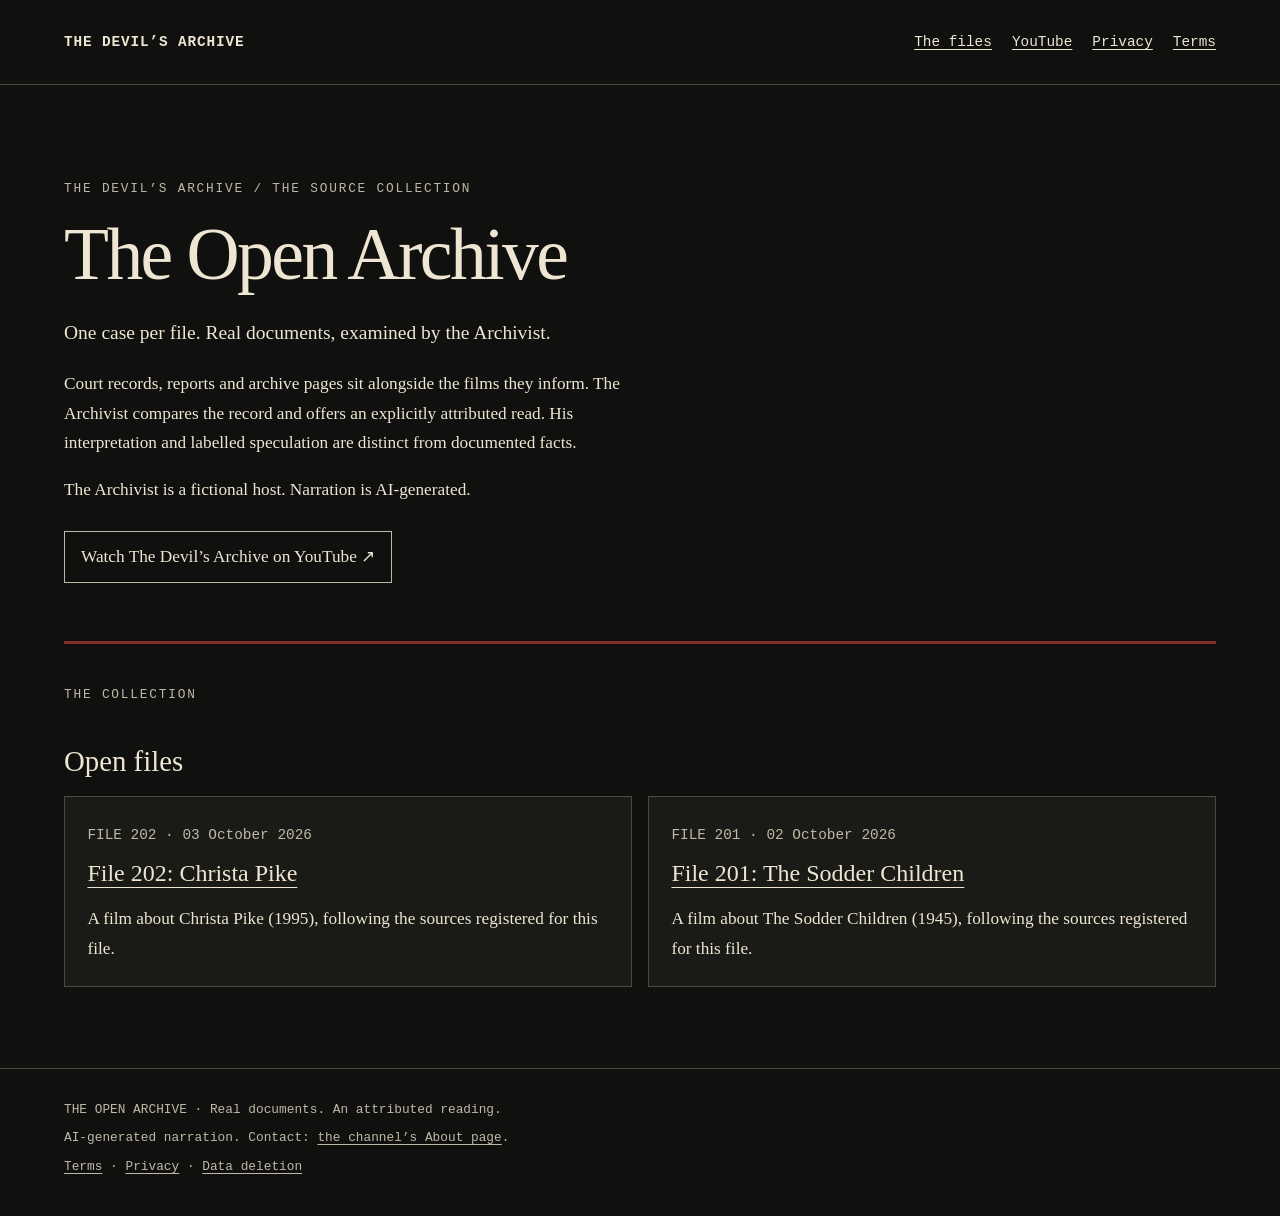
<file: index.html>
<!doctype html>
<html lang="en"><head><meta charset="utf-8">
<meta name="viewport" content="width=device-width, initial-scale=1">
<meta name="referrer" content="no-referrer">
<meta http-equiv="Content-Security-Policy" content="default-src 'none'; style-src 'self'; img-src 'self'; base-uri 'none'; form-action 'none'">
<meta name="description" content="The Open Archive: films, sources and documents from The Devil's Archive.">
<title>The Open Archive · The Devil’s Archive</title>
<link rel="stylesheet" href="style.css"></head><body>
<a class="skip" href="#main">Skip to content</a>
<header><div class="shell masthead"><a class="brand" href="index.html">THE DEVIL’S ARCHIVE</a>
<nav aria-label="Main navigation"><a href="index.html#files">The files</a>
<a href="https://www.youtube.com/channel/UCchoIui1OLlx9KOBnQTGd3Q" rel="noreferrer">YouTube</a><a href="privacy.html">Privacy</a><a href="terms.html">Terms</a></nav></div></header>
<main id="main" class="shell" tabindex="-1"><section class="hero" aria-labelledby="title">
<p class="eyebrow">The Devil’s Archive / The source collection</p><h1 id="title">The Open Archive</h1>
<p class="lead">One case per file. Real documents, examined by the Archivist.</p>
<p>Court records, reports and archive pages sit alongside the films they inform.
The Archivist compares the record and offers an explicitly attributed read. His interpretation and
labelled speculation are distinct from documented facts.</p>
<p>The Archivist is a fictional host. Narration is AI-generated.</p>
<a class="button" href="https://www.youtube.com/channel/UCchoIui1OLlx9KOBnQTGd3Q" rel="noreferrer">Watch The Devil’s Archive on YouTube ↗</a></section>
<section id="files" aria-labelledby="files-title"><p class="eyebrow">The collection</p>
<h2 id="files-title">Open files</h2><ul class="files"><li class="file"><span class="meta">FILE 202 · <time datetime="2026-10-03T05:44:27+00:00">03 October 2026</time></span>
<h3><a href="films/lf-202.html">File 202: Christa Pike</a></h3><p>A film about Christa Pike (1995), following the sources registered for this file.</p></li><li class="file"><span class="meta">FILE 201 · <time datetime="2026-10-02T15:08:48+00:00">02 October 2026</time></span>
<h3><a href="films/lf-201.html">File 201: The Sodder Children</a></h3><p>A film about The Sodder Children (1945), following the sources registered for this file.</p></li></ul></section></main>
<footer><div class="shell"><p>THE OPEN ARCHIVE · Real documents. An attributed reading.</p>
<p>AI-generated narration. Contact: <a href="https://www.youtube.com/channel/UCchoIui1OLlx9KOBnQTGd3Q/about" rel="noreferrer">the channel’s About page</a>.</p>
<p><a href="terms.html">Terms</a> · <a href="privacy.html">Privacy</a> ·
<a href="privacy.html#deletion">Data deletion</a></p></div></footer></body></html>
</file>
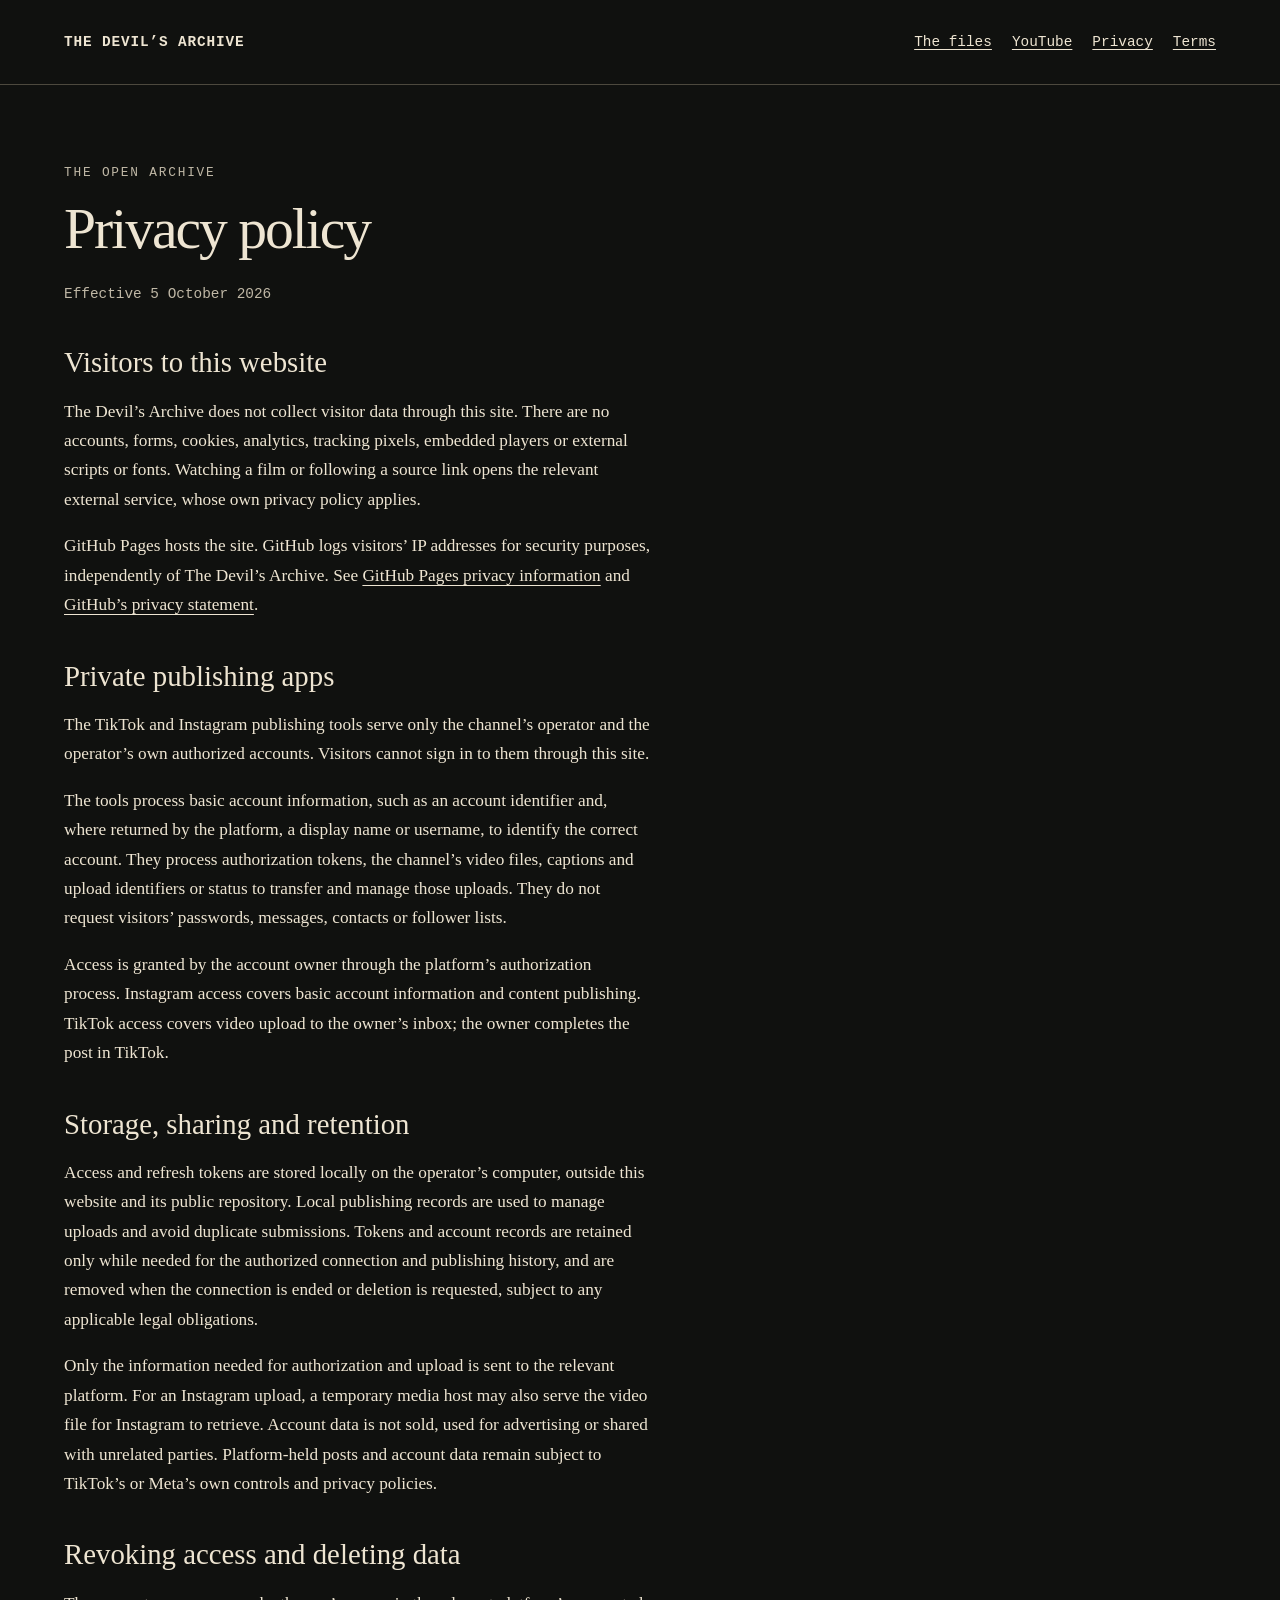
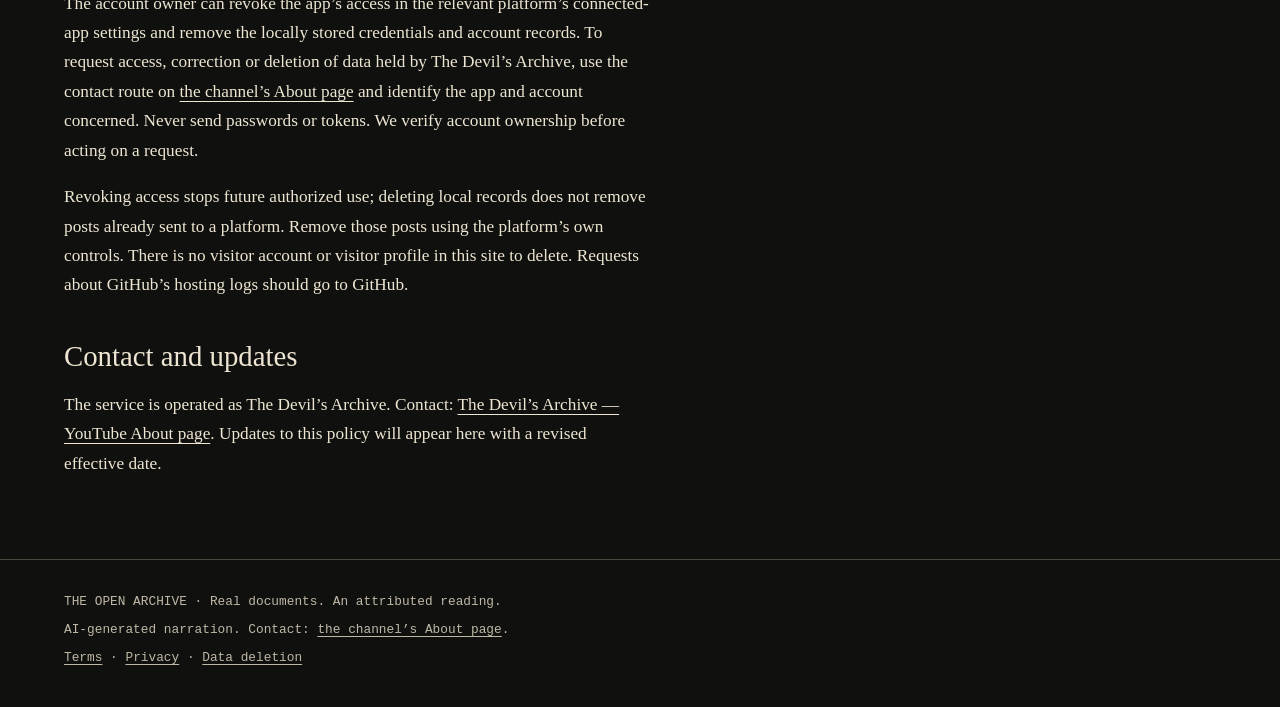
<file: privacy.html>
<!doctype html>
<html lang="en"><head><meta charset="utf-8">
<meta name="viewport" content="width=device-width, initial-scale=1">
<meta name="referrer" content="no-referrer">
<meta http-equiv="Content-Security-Policy" content="default-src 'none'; style-src 'self'; img-src 'self'; base-uri 'none'; form-action 'none'">
<meta name="description" content="The Open Archive: films, sources and documents from The Devil's Archive.">
<title>Privacy policy · The Devil’s Archive</title>
<link rel="stylesheet" href="style.css"></head><body>
<a class="skip" href="#main">Skip to content</a>
<header><div class="shell masthead"><a class="brand" href="index.html">THE DEVIL’S ARCHIVE</a>
<nav aria-label="Main navigation"><a href="index.html#files">The files</a>
<a href="https://www.youtube.com/channel/UCchoIui1OLlx9KOBnQTGd3Q" rel="noreferrer">YouTube</a><a href="privacy.html">Privacy</a><a href="terms.html">Terms</a></nav></div></header>
<main id="main" class="shell" tabindex="-1"><article class="prose"><p class="eyebrow">The Open Archive</p>
<h1>Privacy policy</h1><p class="meta">Effective 5 October 2026</p>
<h2>Visitors to this website</h2><p>The Devil’s Archive does not collect visitor data through this site.
There are no accounts, forms, cookies, analytics, tracking pixels, embedded players or external scripts
or fonts. Watching a film or following a source link opens the relevant external service, whose own
privacy policy applies.</p>
<p>GitHub Pages hosts the site. GitHub logs visitors’ IP addresses for security purposes, independently
of The Devil’s Archive. See <a href="https://docs.github.com/en/pages/getting-started-with-github-pages/what-is-github-pages" rel="noreferrer">GitHub Pages privacy information</a>
and <a href="https://docs.github.com/en/site-policy/privacy-policies/github-general-privacy-statement" rel="noreferrer">GitHub’s privacy statement</a>.</p>
<h2>Private publishing apps</h2><p>The TikTok and Instagram publishing tools serve only the channel’s
operator and the operator’s own authorized accounts. Visitors cannot sign in to them through this site.</p>
<p>The tools process basic account information, such as an account identifier and, where returned by
the platform, a display name or username, to identify the correct account. They process authorization
tokens, the channel’s video files, captions and upload identifiers or status to transfer and manage
those uploads. They do not request visitors’ passwords, messages, contacts or follower lists.</p>
<p>Access is granted by the account owner through the platform’s authorization process. Instagram
access covers basic account information and content publishing. TikTok access covers video upload to
the owner’s inbox; the owner completes the post in TikTok.</p>
<h2>Storage, sharing and retention</h2><p>Access and refresh tokens are stored locally on the operator’s
computer, outside this website and its public repository. Local publishing records are used to manage
uploads and avoid duplicate submissions. Tokens and account records are retained only while needed
for the authorized connection and publishing history, and are removed when the connection is ended
or deletion is requested, subject to any applicable legal obligations.</p>
<p>Only the information needed for authorization and upload is sent to the relevant platform.
For an Instagram upload, a temporary media host may also serve the video file for Instagram to retrieve.
Account data is not sold, used for advertising or shared with unrelated parties. Platform-held posts
and account data remain subject to TikTok’s or Meta’s own controls and privacy policies.</p>
<h2 id="deletion">Revoking access and deleting data</h2><p>The account owner can revoke the app’s access
in the relevant platform’s connected-app settings and remove the locally stored credentials and account
records. To request access, correction or deletion of data held by The Devil’s Archive, use the contact
route on <a href="https://www.youtube.com/channel/UCchoIui1OLlx9KOBnQTGd3Q/about" rel="noreferrer">the channel’s About page</a> and identify the app and account concerned.
Never send passwords or tokens. We verify account ownership before acting on a request.</p>
<p>Revoking access stops future authorized use; deleting local records does not remove posts already
sent to a platform. Remove those posts using the platform’s own controls. There is no visitor account
or visitor profile in this site to delete. Requests about GitHub’s hosting logs should go to GitHub.</p>
<h2>Contact and updates</h2><p>The service is operated as The Devil’s Archive. Contact:
<a href="https://www.youtube.com/channel/UCchoIui1OLlx9KOBnQTGd3Q/about" rel="noreferrer">The Devil’s Archive — YouTube About page</a>. Updates to this policy will appear here
with a revised effective date.</p></article></main>
<footer><div class="shell"><p>THE OPEN ARCHIVE · Real documents. An attributed reading.</p>
<p>AI-generated narration. Contact: <a href="https://www.youtube.com/channel/UCchoIui1OLlx9KOBnQTGd3Q/about" rel="noreferrer">the channel’s About page</a>.</p>
<p><a href="terms.html">Terms</a> · <a href="privacy.html">Privacy</a> ·
<a href="privacy.html#deletion">Data deletion</a></p></div></footer></body></html>
</file>
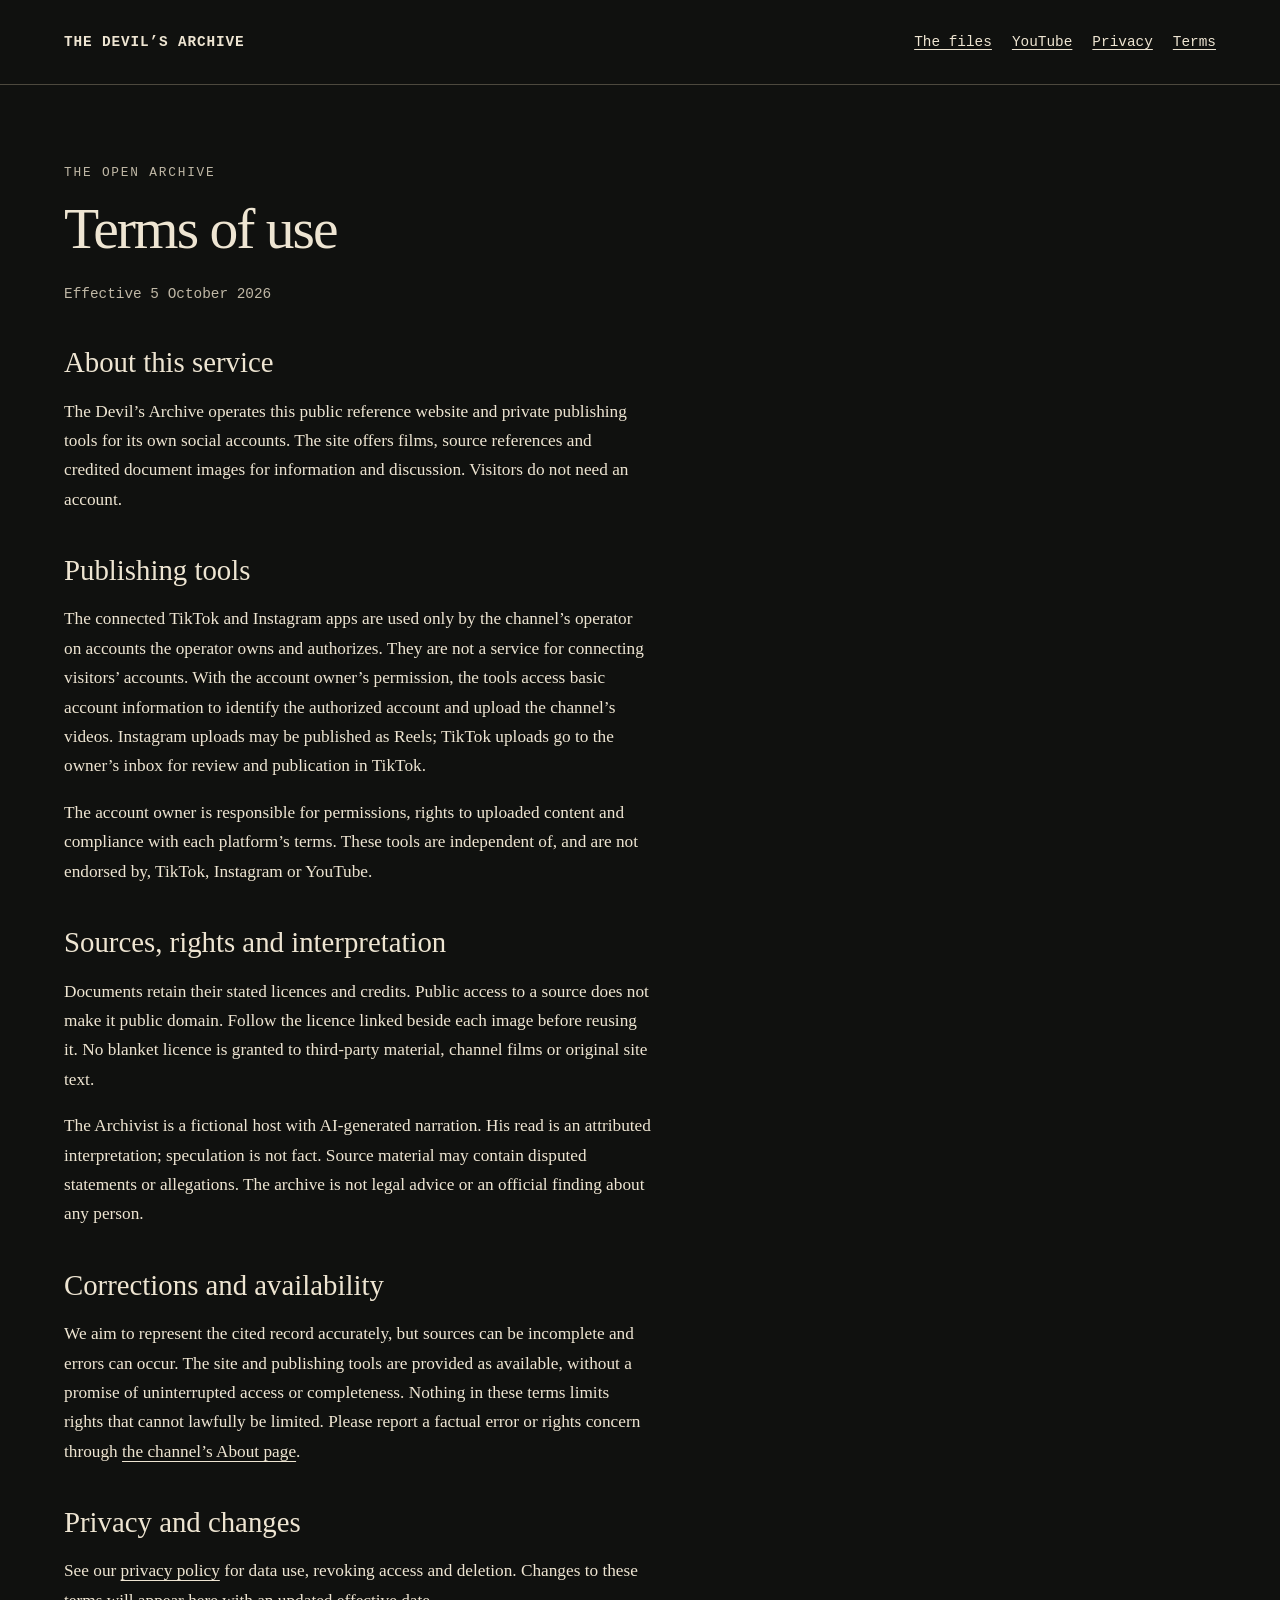
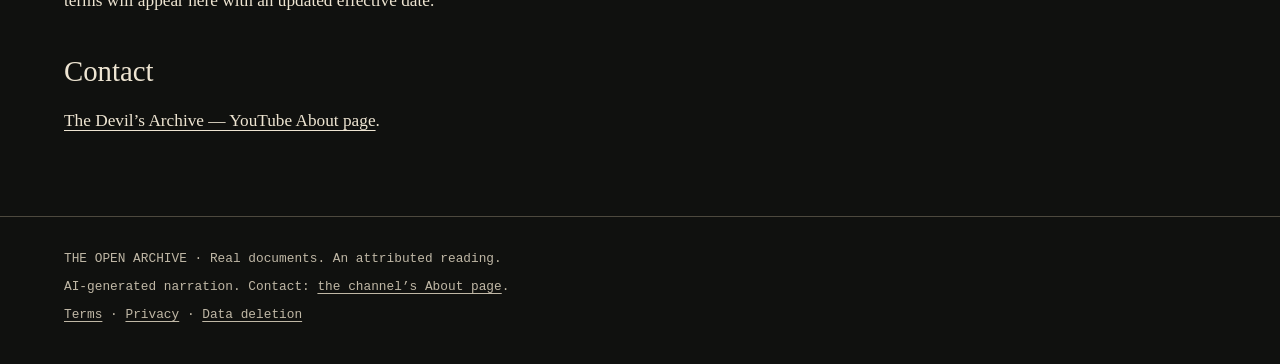
<file: terms.html>
<!doctype html>
<html lang="en"><head><meta charset="utf-8">
<meta name="viewport" content="width=device-width, initial-scale=1">
<meta name="referrer" content="no-referrer">
<meta http-equiv="Content-Security-Policy" content="default-src 'none'; style-src 'self'; img-src 'self'; base-uri 'none'; form-action 'none'">
<meta name="description" content="The Open Archive: films, sources and documents from The Devil's Archive.">
<title>Terms of use · The Devil’s Archive</title>
<link rel="stylesheet" href="style.css"></head><body>
<a class="skip" href="#main">Skip to content</a>
<header><div class="shell masthead"><a class="brand" href="index.html">THE DEVIL’S ARCHIVE</a>
<nav aria-label="Main navigation"><a href="index.html#files">The files</a>
<a href="https://www.youtube.com/channel/UCchoIui1OLlx9KOBnQTGd3Q" rel="noreferrer">YouTube</a><a href="privacy.html">Privacy</a><a href="terms.html">Terms</a></nav></div></header>
<main id="main" class="shell" tabindex="-1"><article class="prose"><p class="eyebrow">The Open Archive</p>
<h1>Terms of use</h1><p class="meta">Effective 5 October 2026</p>
<h2>About this service</h2><p>The Devil’s Archive operates this public reference website and private
publishing tools for its own social accounts. The site offers films, source references and credited
document images for information and discussion. Visitors do not need an account.</p>
<h2>Publishing tools</h2><p>The connected TikTok and Instagram apps are used only by the channel’s
operator on accounts the operator owns and authorizes. They are not a service for connecting visitors’
accounts. With the account owner’s permission, the tools access basic account information to identify
the authorized account and upload the channel’s videos. Instagram uploads may be published as Reels;
TikTok uploads go to the owner’s inbox for review and publication in TikTok.</p>
<p>The account owner is responsible for permissions, rights to uploaded content and compliance with
each platform’s terms. These tools are independent of, and are not endorsed by, TikTok, Instagram or YouTube.</p>
<h2>Sources, rights and interpretation</h2><p>Documents retain their stated licences and credits.
Public access to a source does not make it public domain. Follow the licence linked beside each image
before reusing it. No blanket licence is granted to third-party material, channel films or original site text.</p>
<p>The Archivist is a fictional host with AI-generated narration. His read is an attributed interpretation;
speculation is not fact. Source material may contain disputed statements or allegations.
The archive is not legal advice or an official finding about any person.</p>
<h2>Corrections and availability</h2><p>We aim to represent the cited record accurately, but sources can
be incomplete and errors can occur. The site and publishing tools are provided as available, without
a promise of uninterrupted access or completeness. Nothing in these terms limits rights that cannot
lawfully be limited. Please report a factual error or rights concern through
<a href="https://www.youtube.com/channel/UCchoIui1OLlx9KOBnQTGd3Q/about" rel="noreferrer">the channel’s About page</a>.</p>
<h2>Privacy and changes</h2><p>See our <a href="privacy.html">privacy policy</a> for data use,
revoking access and deletion. Changes to these terms will appear here with an updated effective date.</p>
<h2>Contact</h2><p><a href="https://www.youtube.com/channel/UCchoIui1OLlx9KOBnQTGd3Q/about" rel="noreferrer">The Devil’s Archive — YouTube About page</a>.</p></article></main>
<footer><div class="shell"><p>THE OPEN ARCHIVE · Real documents. An attributed reading.</p>
<p>AI-generated narration. Contact: <a href="https://www.youtube.com/channel/UCchoIui1OLlx9KOBnQTGd3Q/about" rel="noreferrer">the channel’s About page</a>.</p>
<p><a href="terms.html">Terms</a> · <a href="privacy.html">Privacy</a> ·
<a href="privacy.html#deletion">Data deletion</a></p></div></footer></body></html>
</file>
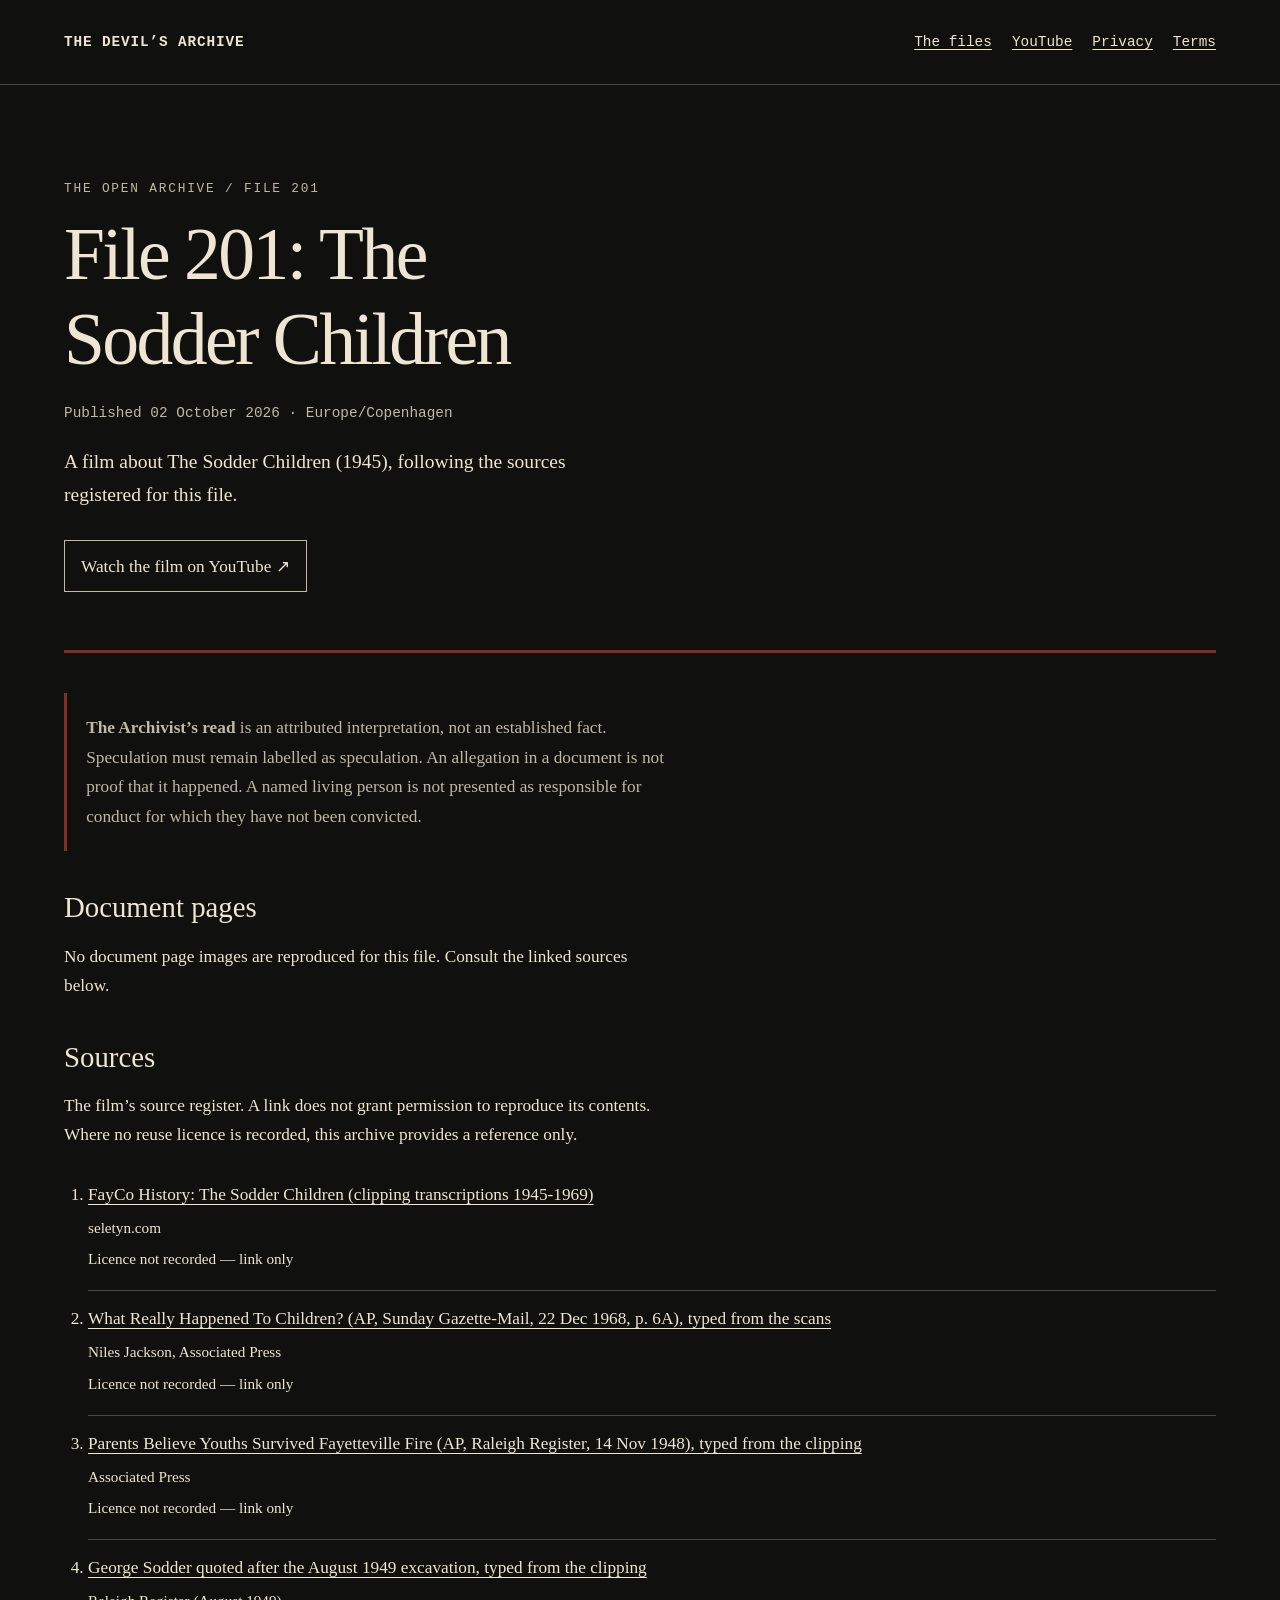
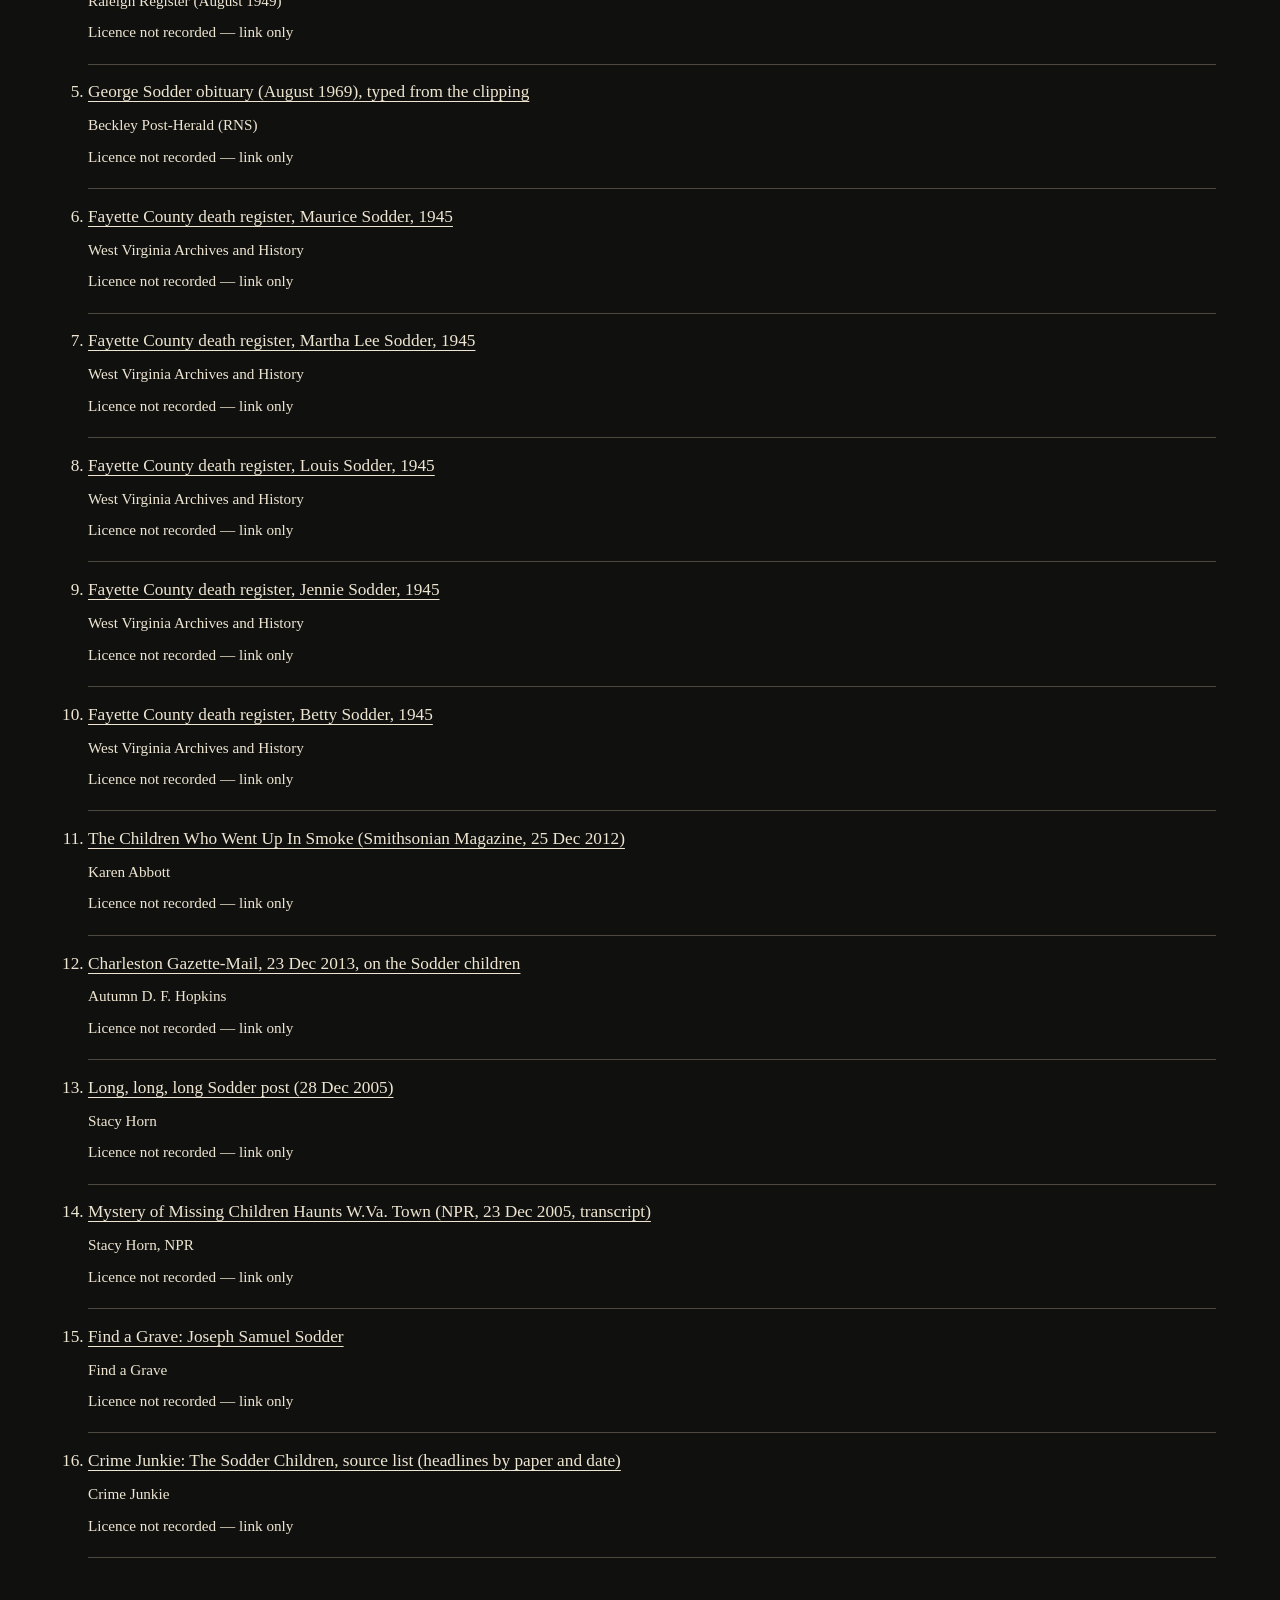
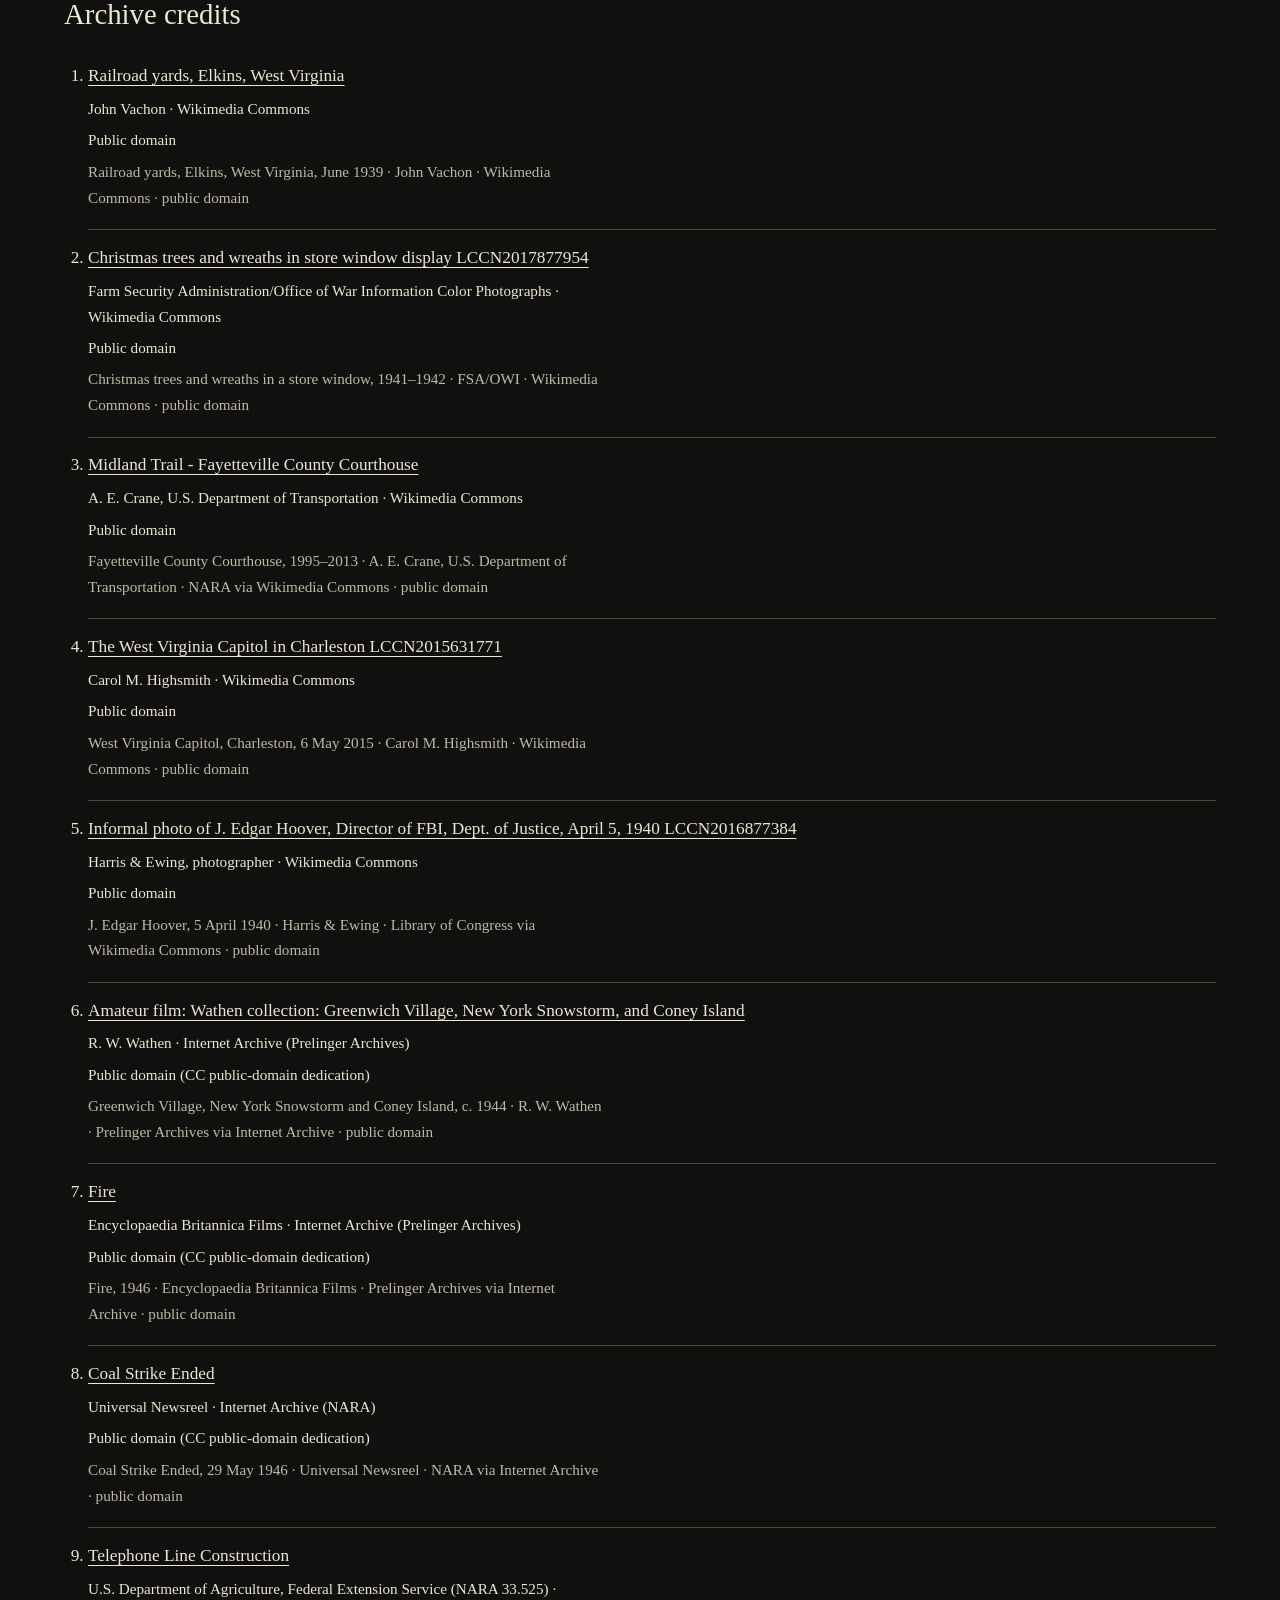
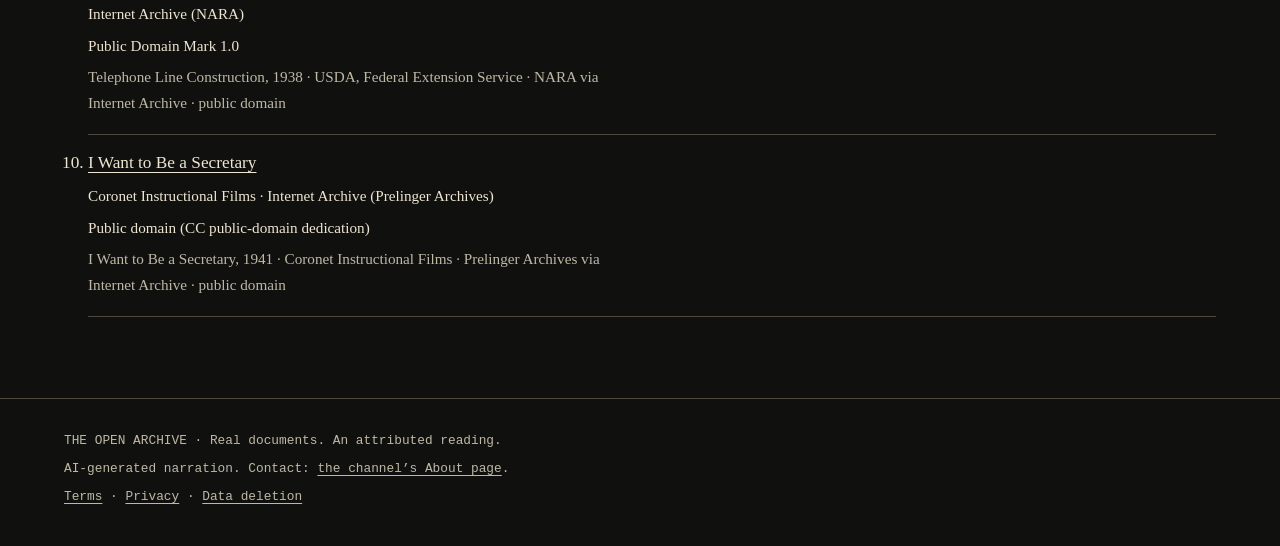
<file: films/lf-201.html>
<!doctype html>
<html lang="en"><head><meta charset="utf-8">
<meta name="viewport" content="width=device-width, initial-scale=1">
<meta name="referrer" content="no-referrer">
<meta http-equiv="Content-Security-Policy" content="default-src 'none'; style-src 'self'; img-src 'self'; base-uri 'none'; form-action 'none'">
<meta name="description" content="The Open Archive: films, sources and documents from The Devil's Archive.">
<title>File 201: The Sodder Children · The Devil’s Archive</title>
<link rel="stylesheet" href="../style.css"></head><body>
<a class="skip" href="#main">Skip to content</a>
<header><div class="shell masthead"><a class="brand" href="../index.html">THE DEVIL’S ARCHIVE</a>
<nav aria-label="Main navigation"><a href="../index.html#files">The files</a>
<a href="https://www.youtube.com/channel/UCchoIui1OLlx9KOBnQTGd3Q" rel="noreferrer">YouTube</a><a href="../privacy.html">Privacy</a><a href="../terms.html">Terms</a></nav></div></header>
<main id="main" class="shell" tabindex="-1"><article><div class="hero"><p class="eyebrow">The Open Archive / File 201</p>
<h1>File 201: The Sodder Children</h1><p class="meta">Published <time datetime="2026-10-02T15:08:48+00:00">02 October 2026</time> · Europe/Copenhagen</p>
<p class="lead">A film about The Sodder Children (1945), following the sources registered for this file.</p>
<a class="button" href="https://www.youtube.com/watch?v=FSy7sj5UnRA" rel="noreferrer">Watch the film on YouTube ↗</a></div>
<aside class="notice" aria-label="Editorial distinction"><p><strong>The Archivist’s read</strong> is an
attributed interpretation, not an established fact. Speculation must remain labelled as speculation.
An allegation in a document is not proof that it happened. A named living person is not presented as
responsible for conduct for which they have not been convicted.</p></aside>
<h2>Document pages</h2><p>No document page images are reproduced for this file. Consult the linked sources below.</p><h2>Sources</h2>
<p>The film’s source register. A link does not grant permission to reproduce its contents.
Where no reuse licence is recorded, this archive provides a reference only.</p><ol class="sources"><li><a href="https://seletyn.com/2019/11/08/fayco-history-the-sodder-children/" rel="noreferrer">FayCo History: The Sodder Children (clipping transcriptions 1945-1969)</a><p>seletyn.com</p><p>Licence not recorded — link only</p></li><li><a href="https://web.archive.org/web/20160613212937/http://www.rootsweb.ancestry.com/~wvrcbiog/WhatReallyHappenedToChildrena.html" rel="noreferrer">What Really Happened To Children? (AP, Sunday Gazette-Mail, 22 Dec 1968, p. 6A), typed from the scans</a><p>Niles Jackson, Associated Press</p><p>Licence not recorded — link only</p></li><li><a href="https://seletyn.com/2019/11/08/fayco-history-the-sodder-children/" rel="noreferrer">Parents Believe Youths Survived Fayetteville Fire (AP, Raleigh Register, 14 Nov 1948), typed from the clipping</a><p>Associated Press</p><p>Licence not recorded — link only</p></li><li><a href="https://seletyn.com/2019/11/08/fayco-history-the-sodder-children/" rel="noreferrer">George Sodder quoted after the August 1949 excavation, typed from the clipping</a><p>Raleigh Register (August 1949)</p><p>Licence not recorded — link only</p></li><li><a href="https://seletyn.com/2019/11/08/fayco-history-the-sodder-children/" rel="noreferrer">George Sodder obituary (August 1969), typed from the clipping</a><p>Beckley Post-Herald (RNS)</p><p>Licence not recorded — link only</p></li><li><a href="https://archive.wvculture.org/vrr/va_dcdetail.aspx?Id=5332107" rel="noreferrer">Fayette County death register, Maurice Sodder, 1945</a><p>West Virginia Archives and History</p><p>Licence not recorded — link only</p></li><li><a href="https://archive.wvculture.org/vrr/va_dcdetail.aspx?Id=5332096" rel="noreferrer">Fayette County death register, Martha Lee Sodder, 1945</a><p>West Virginia Archives and History</p><p>Licence not recorded — link only</p></li><li><a href="https://archive.wvculture.org/vrr/va_dcdetail.aspx?Id=5332095" rel="noreferrer">Fayette County death register, Louis Sodder, 1945</a><p>West Virginia Archives and History</p><p>Licence not recorded — link only</p></li><li><a href="https://archive.wvculture.org/vrr/va_dcdetail.aspx?Id=5332094" rel="noreferrer">Fayette County death register, Jennie Sodder, 1945</a><p>West Virginia Archives and History</p><p>Licence not recorded — link only</p></li><li><a href="https://archive.wvculture.org/vrr/va_dcdetail.aspx?Id=5332093" rel="noreferrer">Fayette County death register, Betty Sodder, 1945</a><p>West Virginia Archives and History</p><p>Licence not recorded — link only</p></li><li><a href="https://web.archive.org/web/20151227193908/http://www.smithsonianmag.com/history/the-children-who-went-up-in-smoke-172429802/" rel="noreferrer">The Children Who Went Up In Smoke (Smithsonian Magazine, 25 Dec 2012)</a><p>Karen Abbott</p><p>Licence not recorded — link only</p></li><li><a href="https://web.archive.org/web/20151208122703/http://www.wvgazettemail.com/News/201312230105?page=1" rel="noreferrer">Charleston Gazette-Mail, 23 Dec 2013, on the Sodder children</a><p>Autumn D. F. Hopkins</p><p>Licence not recorded — link only</p></li><li><a href="https://stacyhorn.com/2005/12/28/long-long-long-sodder-post/" rel="noreferrer">Long, long, long Sodder post (28 Dec 2005)</a><p>Stacy Horn</p><p>Licence not recorded — link only</p></li><li><a href="https://www.npr.org/transcripts/5067563" rel="noreferrer">Mystery of Missing Children Haunts W.Va. Town (NPR, 23 Dec 2005, transcript)</a><p>Stacy Horn, NPR</p><p>Licence not recorded — link only</p></li><li><a href="https://www.findagrave.com/memorial/219649842/joseph-samuel-sodder" rel="noreferrer">Find a Grave: Joseph Samuel Sodder</a><p>Find a Grave</p><p>Licence not recorded — link only</p></li><li><a href="https://crimejunkiepodcast.com/update-the-sodder-children/" rel="noreferrer">Crime Junkie: The Sodder Children, source list (headlines by paper and date)</a><p>Crime Junkie</p><p>Licence not recorded — link only</p></li></ol>
<h2>Archive credits</h2><ol class="sources"><li><a href="https://commons.wikimedia.org/wiki/File:Railroad_yards,_Elkins,_West_Virginia.tif" rel="noreferrer">Railroad yards, Elkins, West Virginia</a><p>John Vachon · Wikimedia Commons</p><p>Public domain</p><p class="caption">Railroad yards, Elkins, West Virginia, June 1939 · John Vachon · Wikimedia Commons · public domain</p></li><li><a href="https://commons.wikimedia.org/wiki/File:Christmas_trees_and_wreaths_in_store_window_display_LCCN2017877954.tif" rel="noreferrer">Christmas trees and wreaths in store window display LCCN2017877954</a><p>Farm Security Administration/Office of War Information Color Photographs · Wikimedia Commons</p><p>Public domain</p><p class="caption">Christmas trees and wreaths in a store window, 1941–1942 · FSA/OWI · Wikimedia Commons · public domain</p></li><li><a href="https://commons.wikimedia.org/wiki/File:Midland_Trail_-_Fayetteville_County_Courthouse_-_NARA_-_7720371.jpg" rel="noreferrer">Midland Trail - Fayetteville County Courthouse</a><p>A. E. Crane, U.S. Department of Transportation · Wikimedia Commons</p><p>Public domain</p><p class="caption">Fayetteville County Courthouse, 1995–2013 · A. E. Crane, U.S. Department of Transportation · NARA via Wikimedia Commons · public domain</p></li><li><a href="https://commons.wikimedia.org/wiki/File:The_West_Virginia_Capitol_in_Charleston_LCCN2015631771.tif" rel="noreferrer">The West Virginia Capitol in Charleston LCCN2015631771</a><p>Carol M. Highsmith · Wikimedia Commons</p><p>Public domain</p><p class="caption">West Virginia Capitol, Charleston, 6 May 2015 · Carol M. Highsmith · Wikimedia Commons · public domain</p></li><li><a href="https://commons.wikimedia.org/wiki/File:Informal_photo_of_J._Edgar_Hoover,_Director_of_FBI,_Dept._of_Justice,_April_5,_1940_LCCN2016877384.tif" rel="noreferrer">Informal photo of J. Edgar Hoover, Director of FBI, Dept. of Justice, April 5, 1940 LCCN2016877384</a><p>Harris &amp; Ewing, photographer · Wikimedia Commons</p><p>Public domain</p><p class="caption">J. Edgar Hoover, 5 April 1940 · Harris &amp; Ewing · Library of Congress via Wikimedia Commons · public domain</p></li><li><a href="https://archive.org/details/Wathenco1944" rel="noreferrer">Amateur film: Wathen collection: Greenwich Village, New York Snowstorm, and Coney Island</a><p>R. W. Wathen · Internet Archive (Prelinger Archives)</p><p>Public domain (CC public-domain dedication)</p><p class="caption">Greenwich Village, New York Snowstorm and Coney Island, c. 1944 · R. W. Wathen · Prelinger Archives via Internet Archive · public domain</p></li><li><a href="https://archive.org/details/Fire1946" rel="noreferrer">Fire</a><p>Encyclopaedia Britannica Films · Internet Archive (Prelinger Archives)</p><p>Public domain (CC public-domain dedication)</p><p class="caption">Fire, 1946 · Encyclopaedia Britannica Films · Prelinger Archives via Internet Archive · public domain</p></li><li><a href="https://archive.org/details/1946-05-29_Coal_Strike_Ended" rel="noreferrer">Coal Strike Ended</a><p>Universal Newsreel · Internet Archive (NARA)</p><p>Public domain (CC public-domain dedication)</p><p class="caption">Coal Strike Ended, 29 May 1946 · Universal Newsreel · NARA via Internet Archive · public domain</p></li><li><a href="https://archive.org/details/TelephoneLineConstruction" rel="noreferrer">Telephone Line Construction</a><p>U.S. Department of Agriculture, Federal Extension Service (NARA 33.525) · Internet Archive (NARA)</p><p>Public Domain Mark 1.0</p><p class="caption">Telephone Line Construction, 1938 · USDA, Federal Extension Service · NARA via Internet Archive · public domain</p></li><li><a href="https://archive.org/details/IWanttoB1941" rel="noreferrer">I Want to Be a Secretary</a><p>Coronet Instructional Films · Internet Archive (Prelinger Archives)</p><p>Public domain (CC public-domain dedication)</p><p class="caption">I Want to Be a Secretary, 1941 · Coronet Instructional Films · Prelinger Archives via Internet Archive · public domain</p></li></ol></article></main>
<footer><div class="shell"><p>THE OPEN ARCHIVE · Real documents. An attributed reading.</p>
<p>AI-generated narration. Contact: <a href="https://www.youtube.com/channel/UCchoIui1OLlx9KOBnQTGd3Q/about" rel="noreferrer">the channel’s About page</a>.</p>
<p><a href="../terms.html">Terms</a> · <a href="../privacy.html">Privacy</a> ·
<a href="../privacy.html#deletion">Data deletion</a></p></div></footer></body></html>
</file>
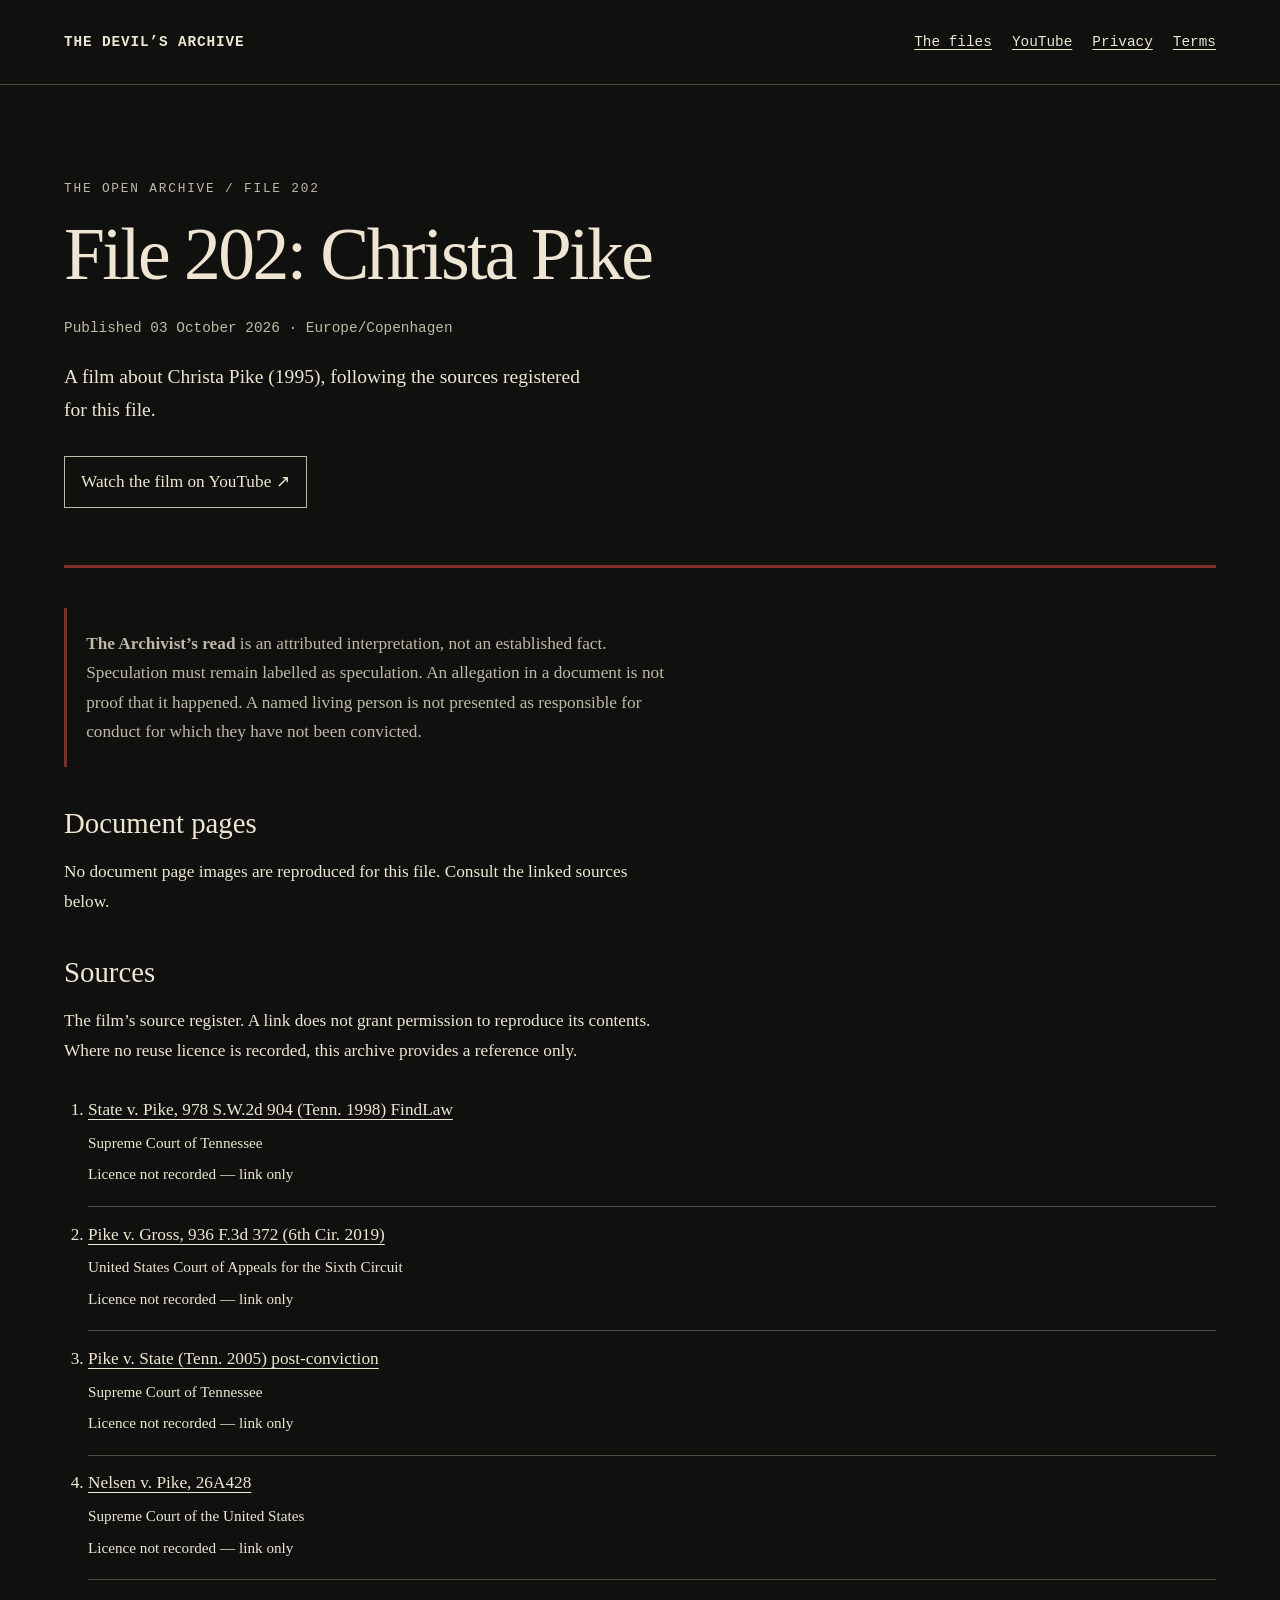
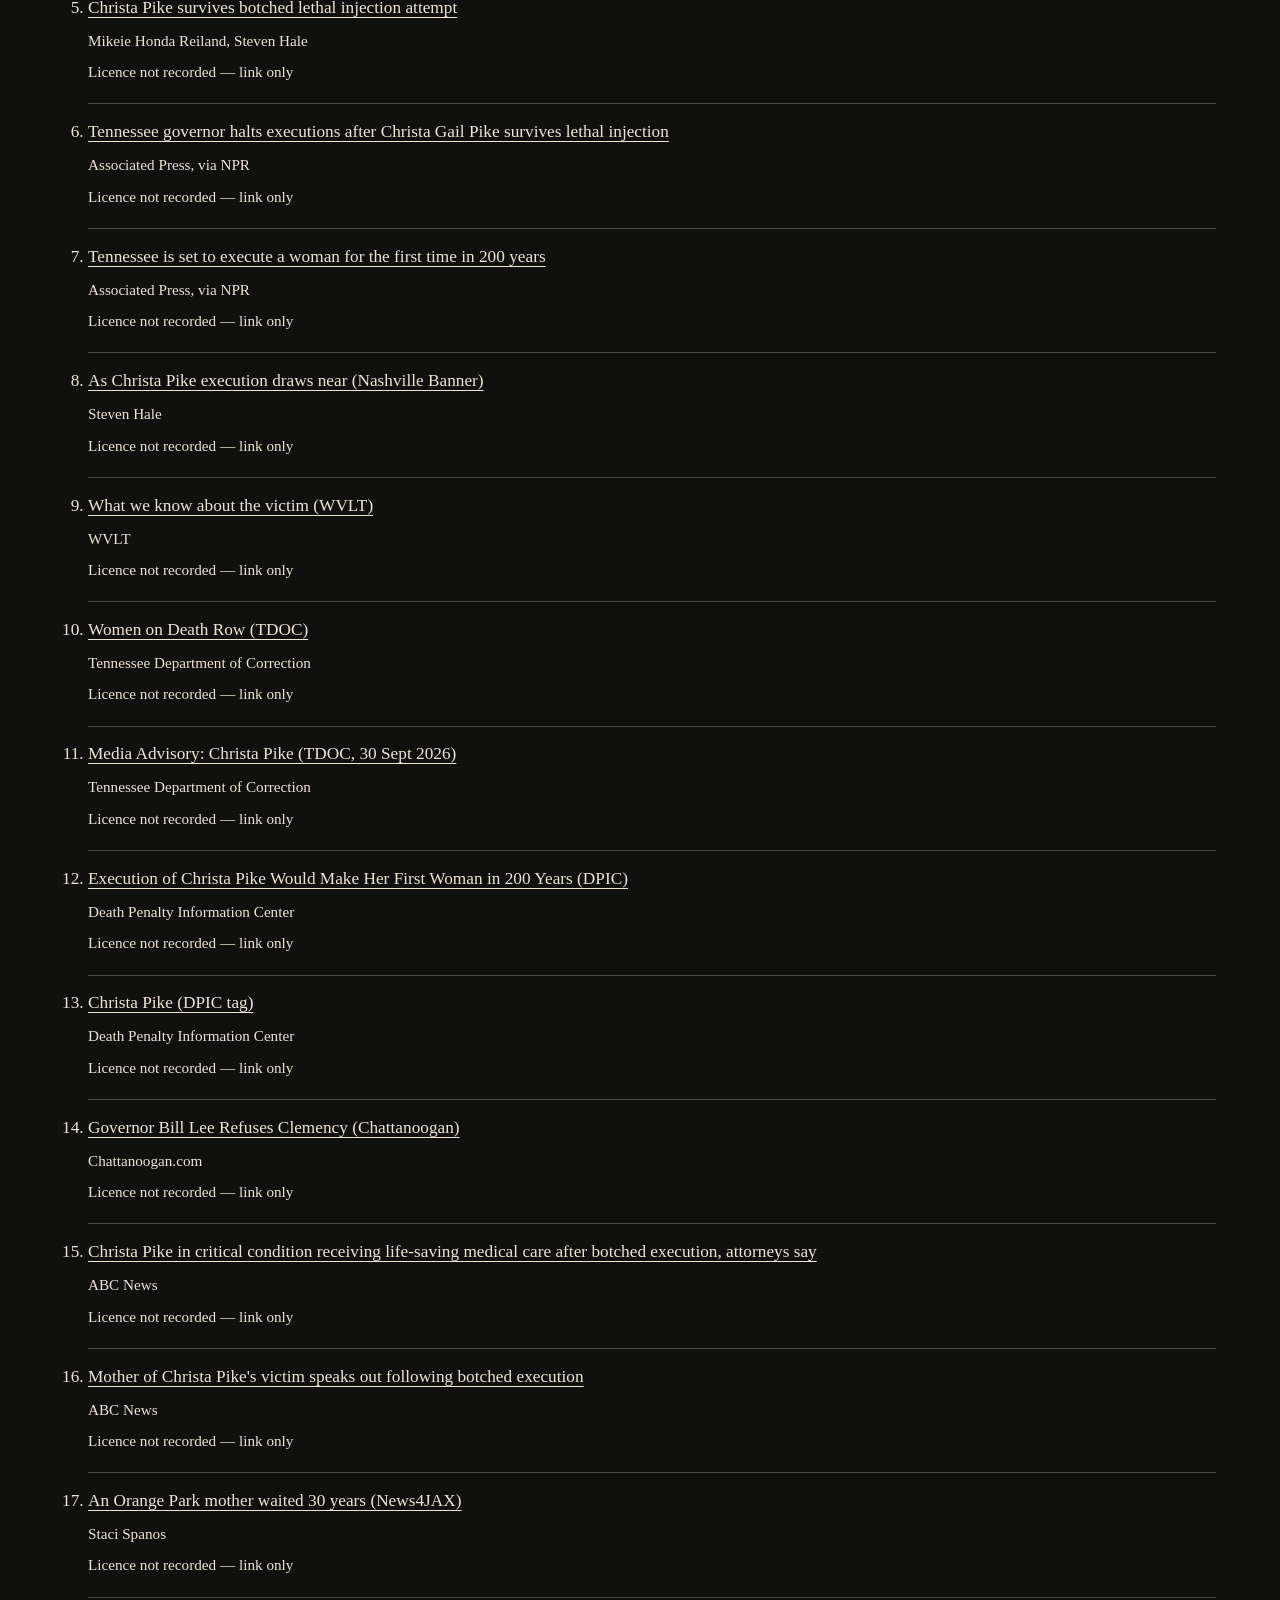
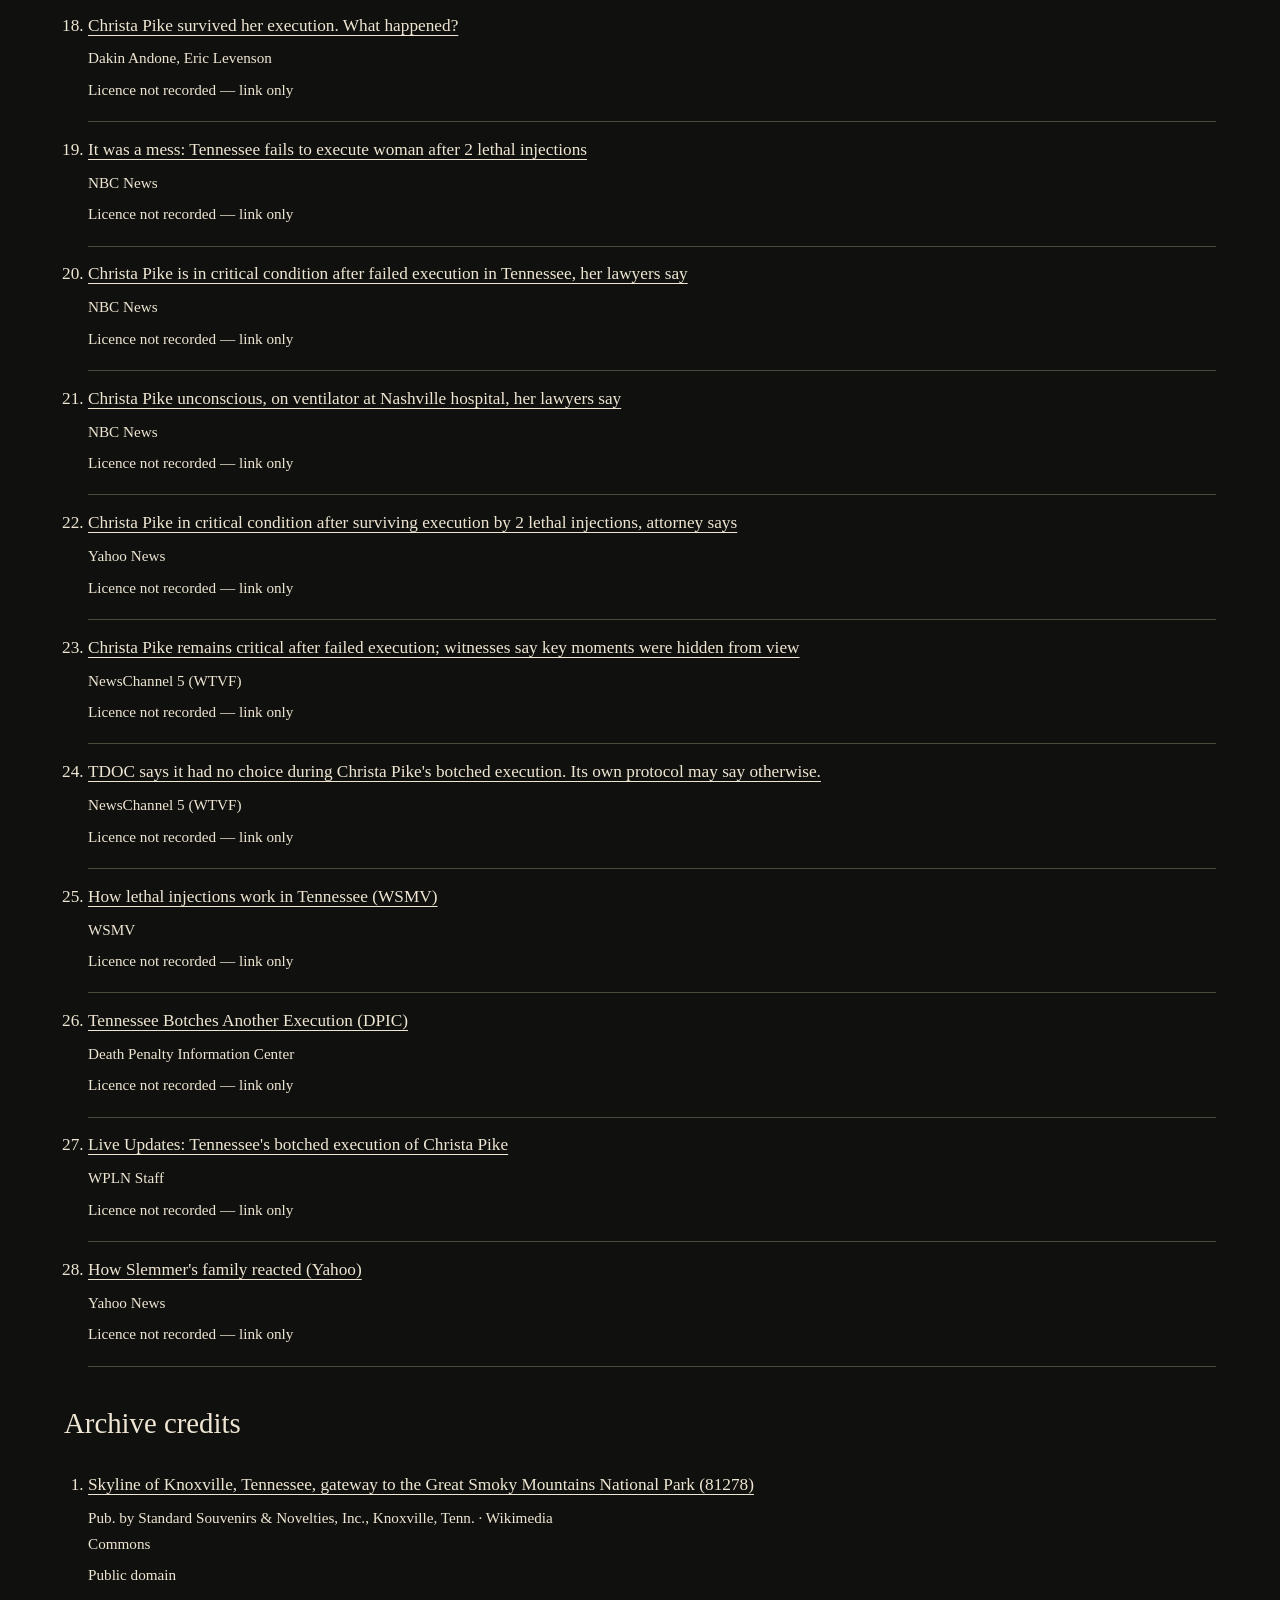
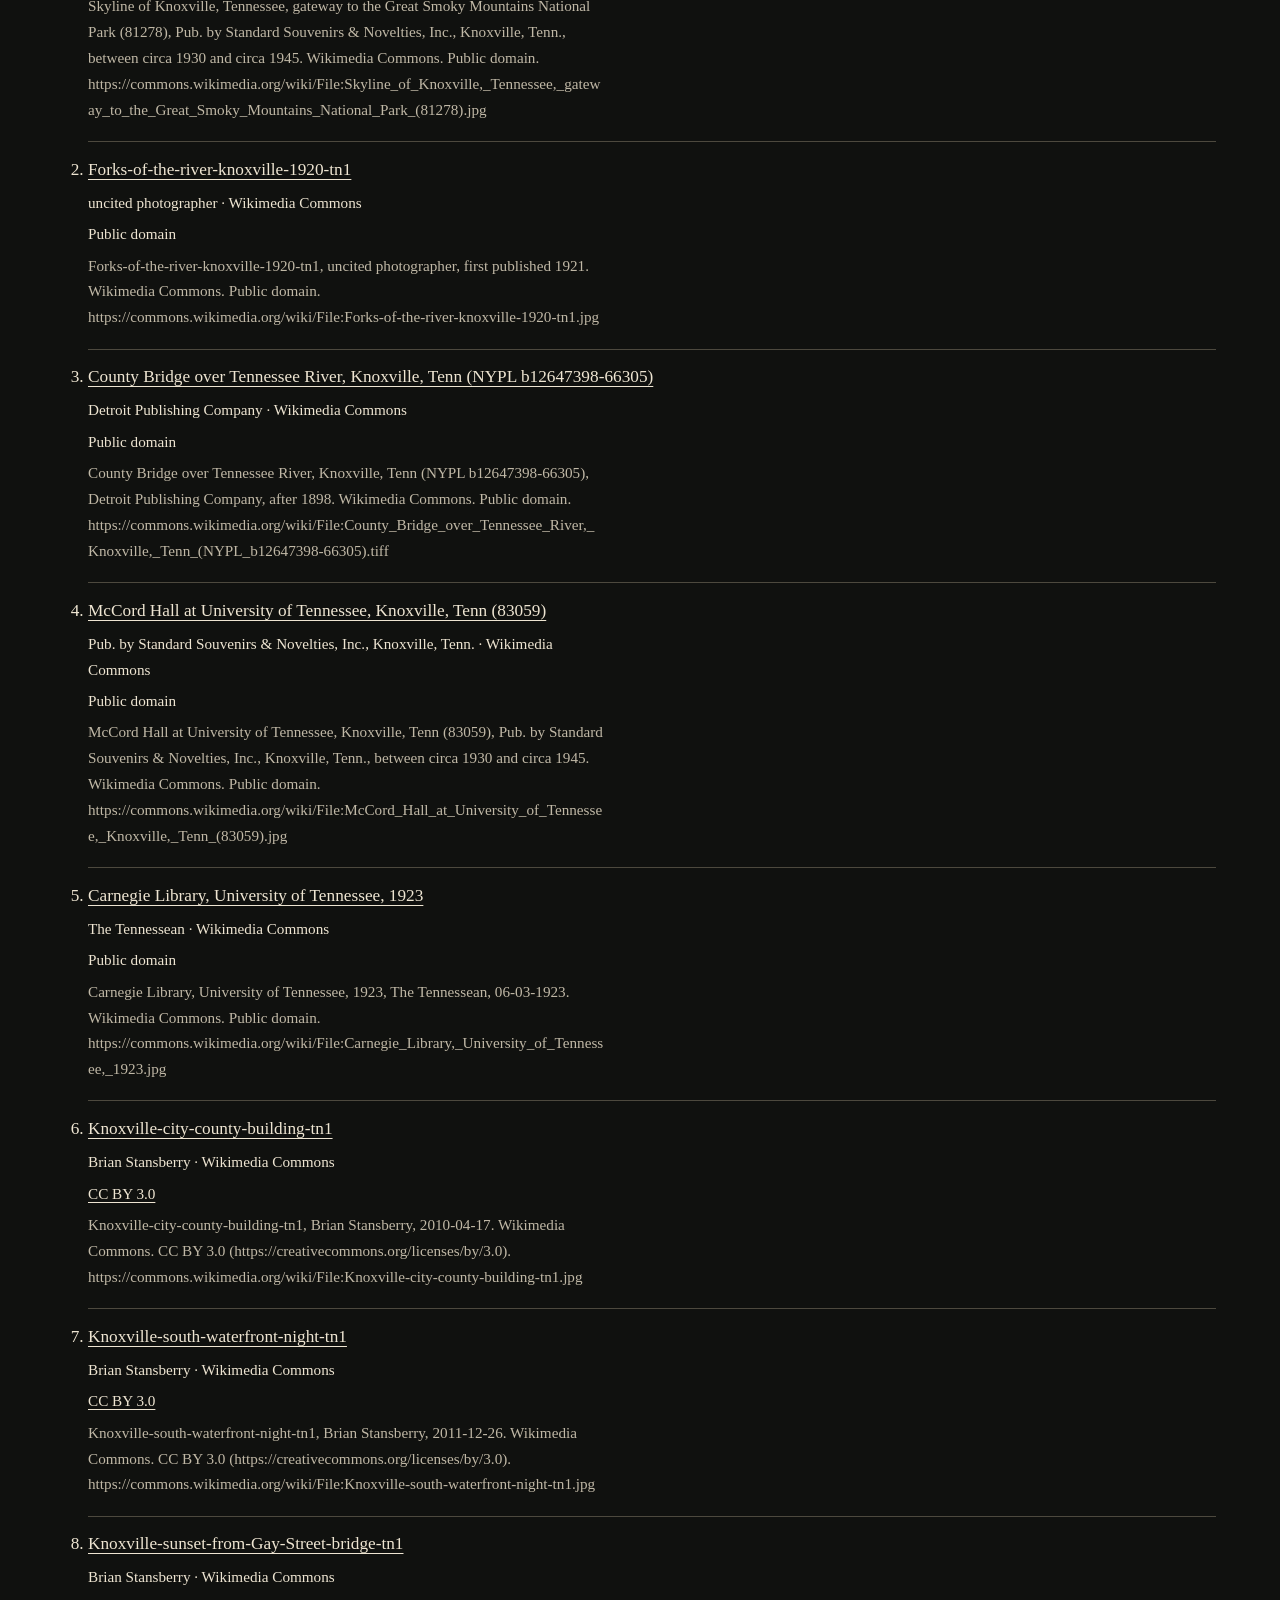
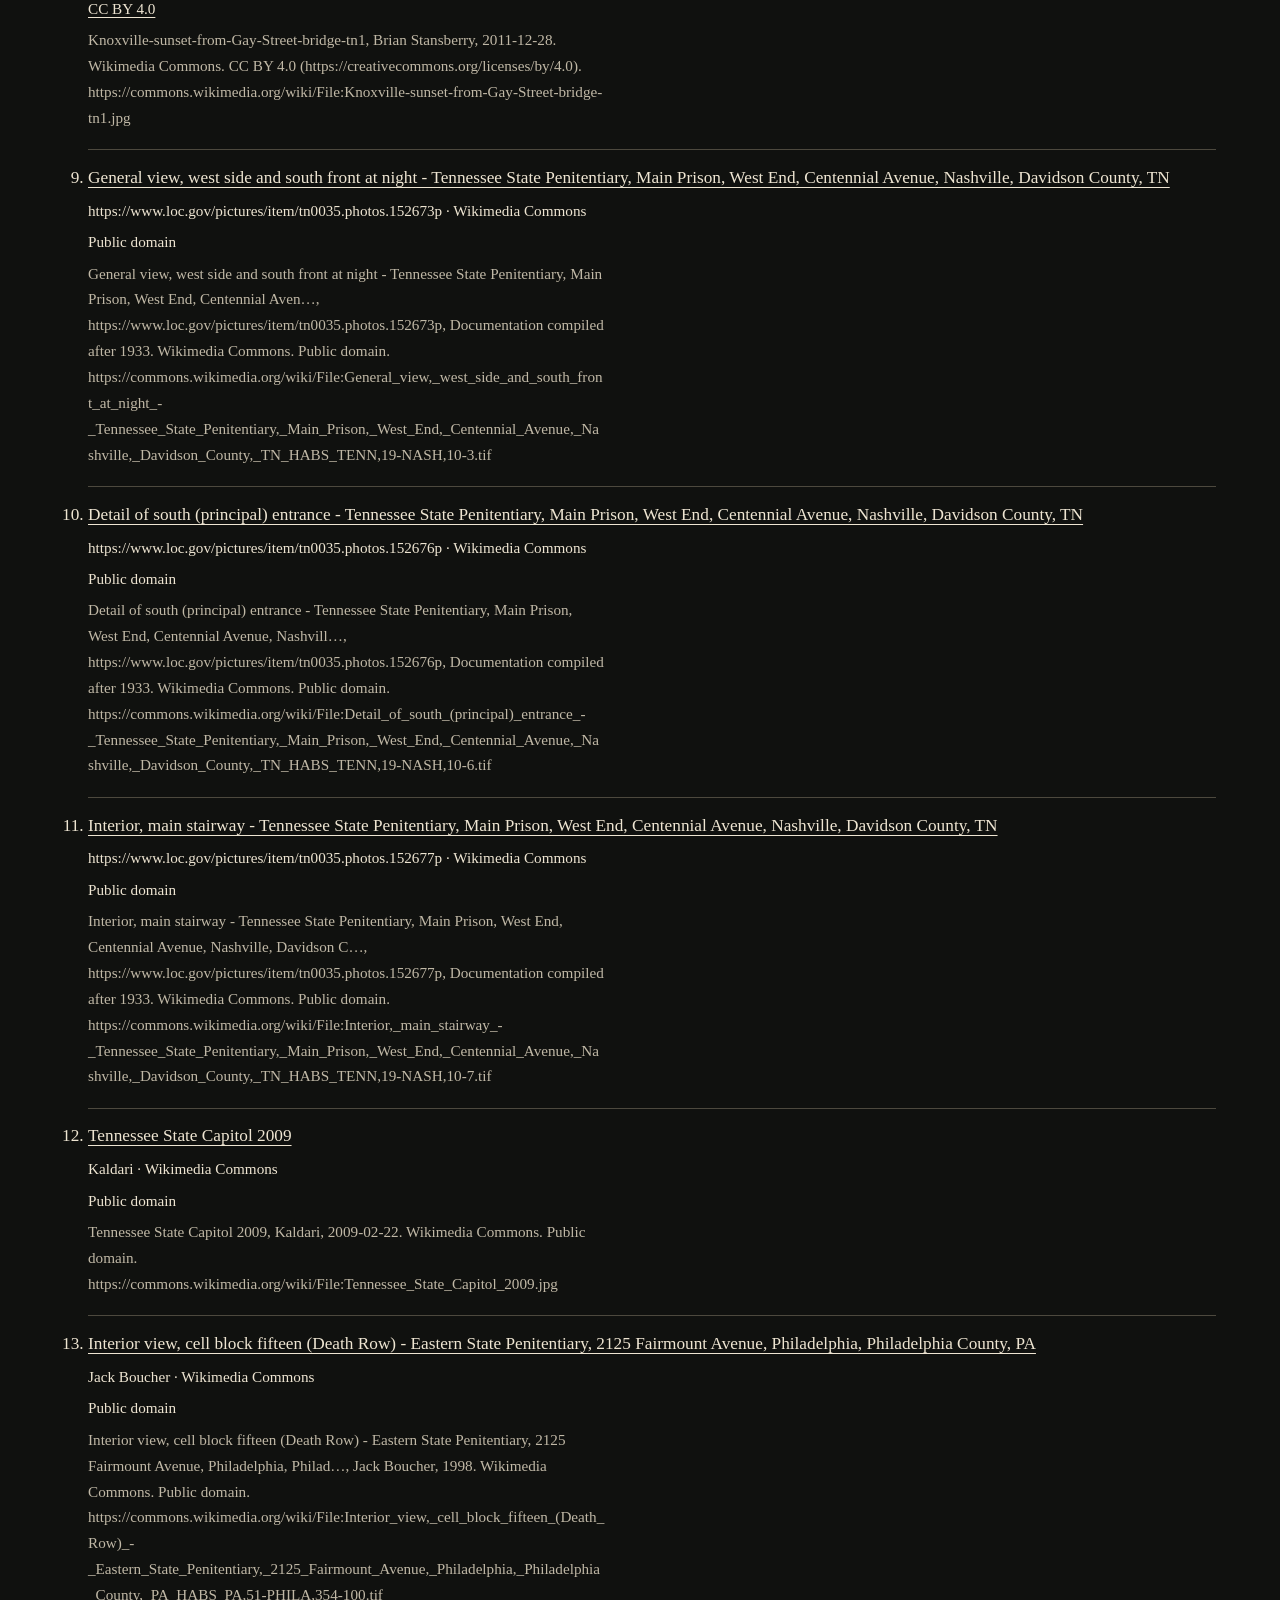
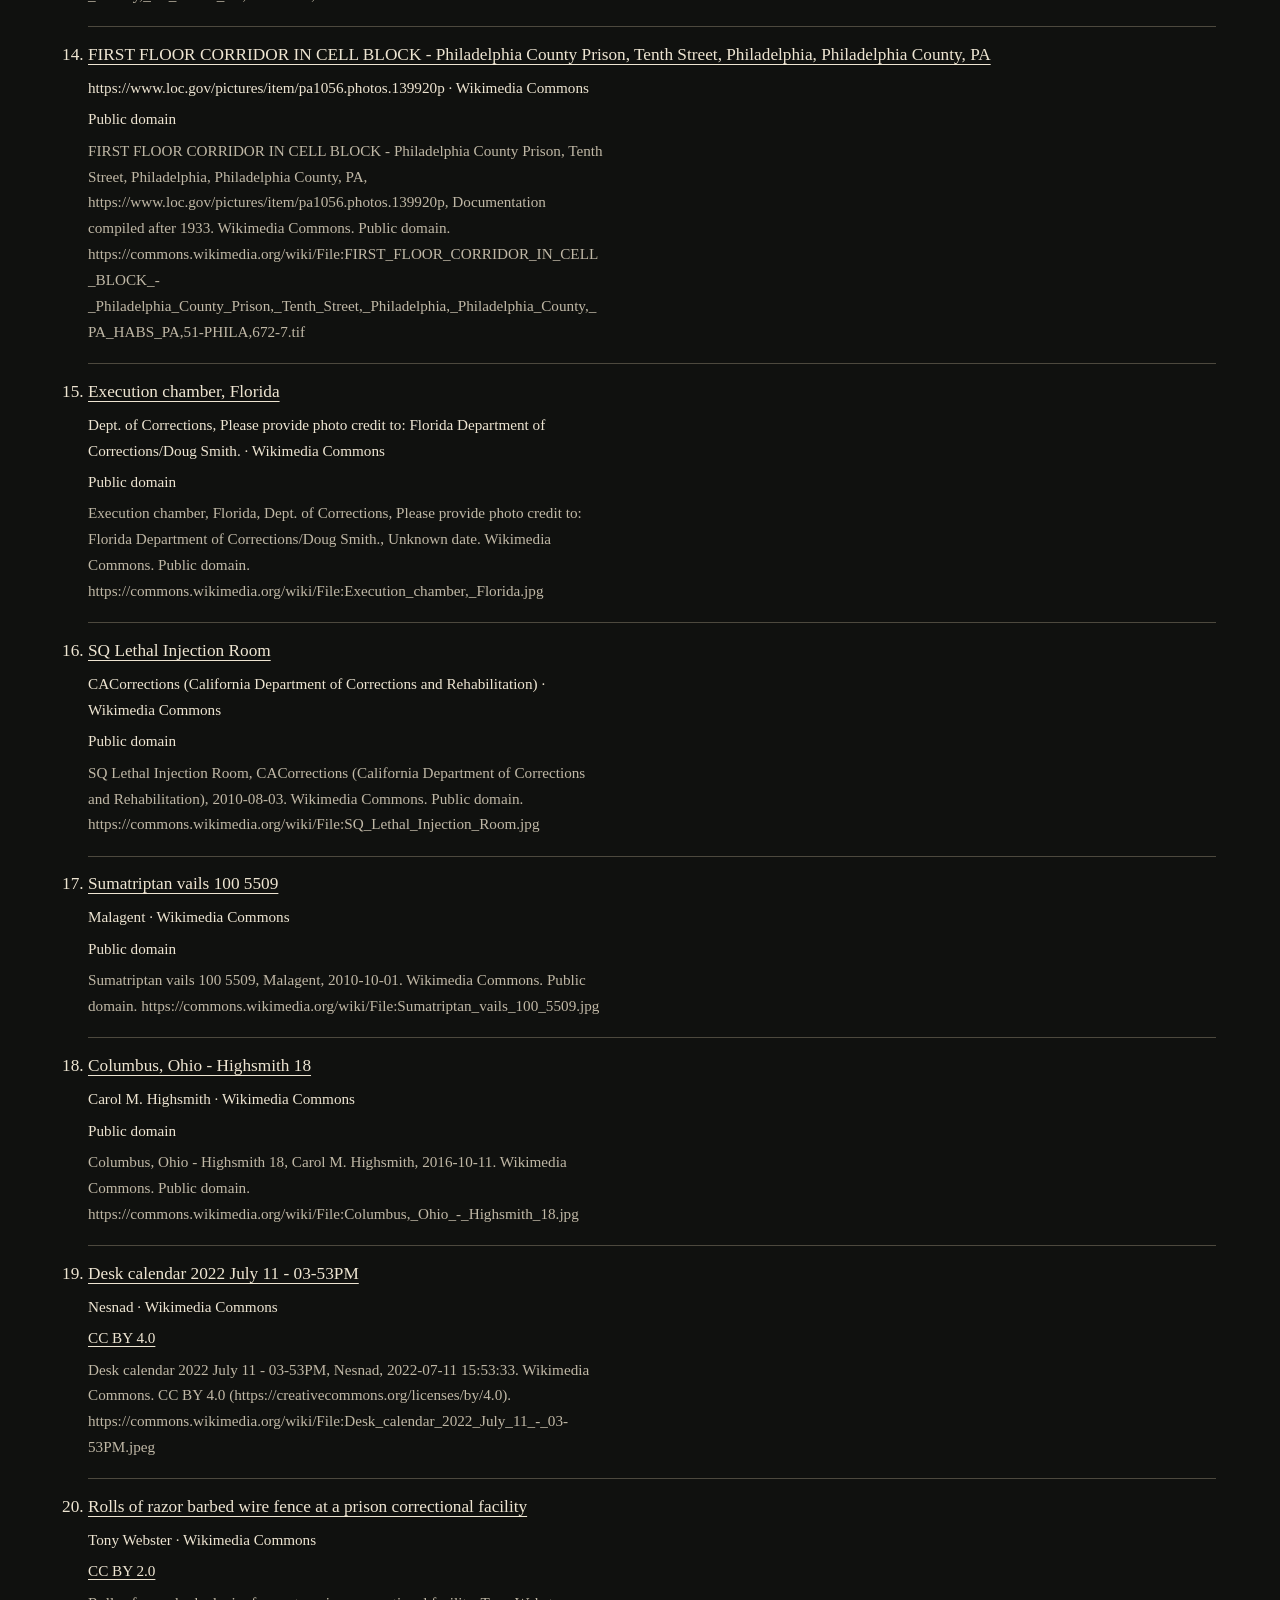
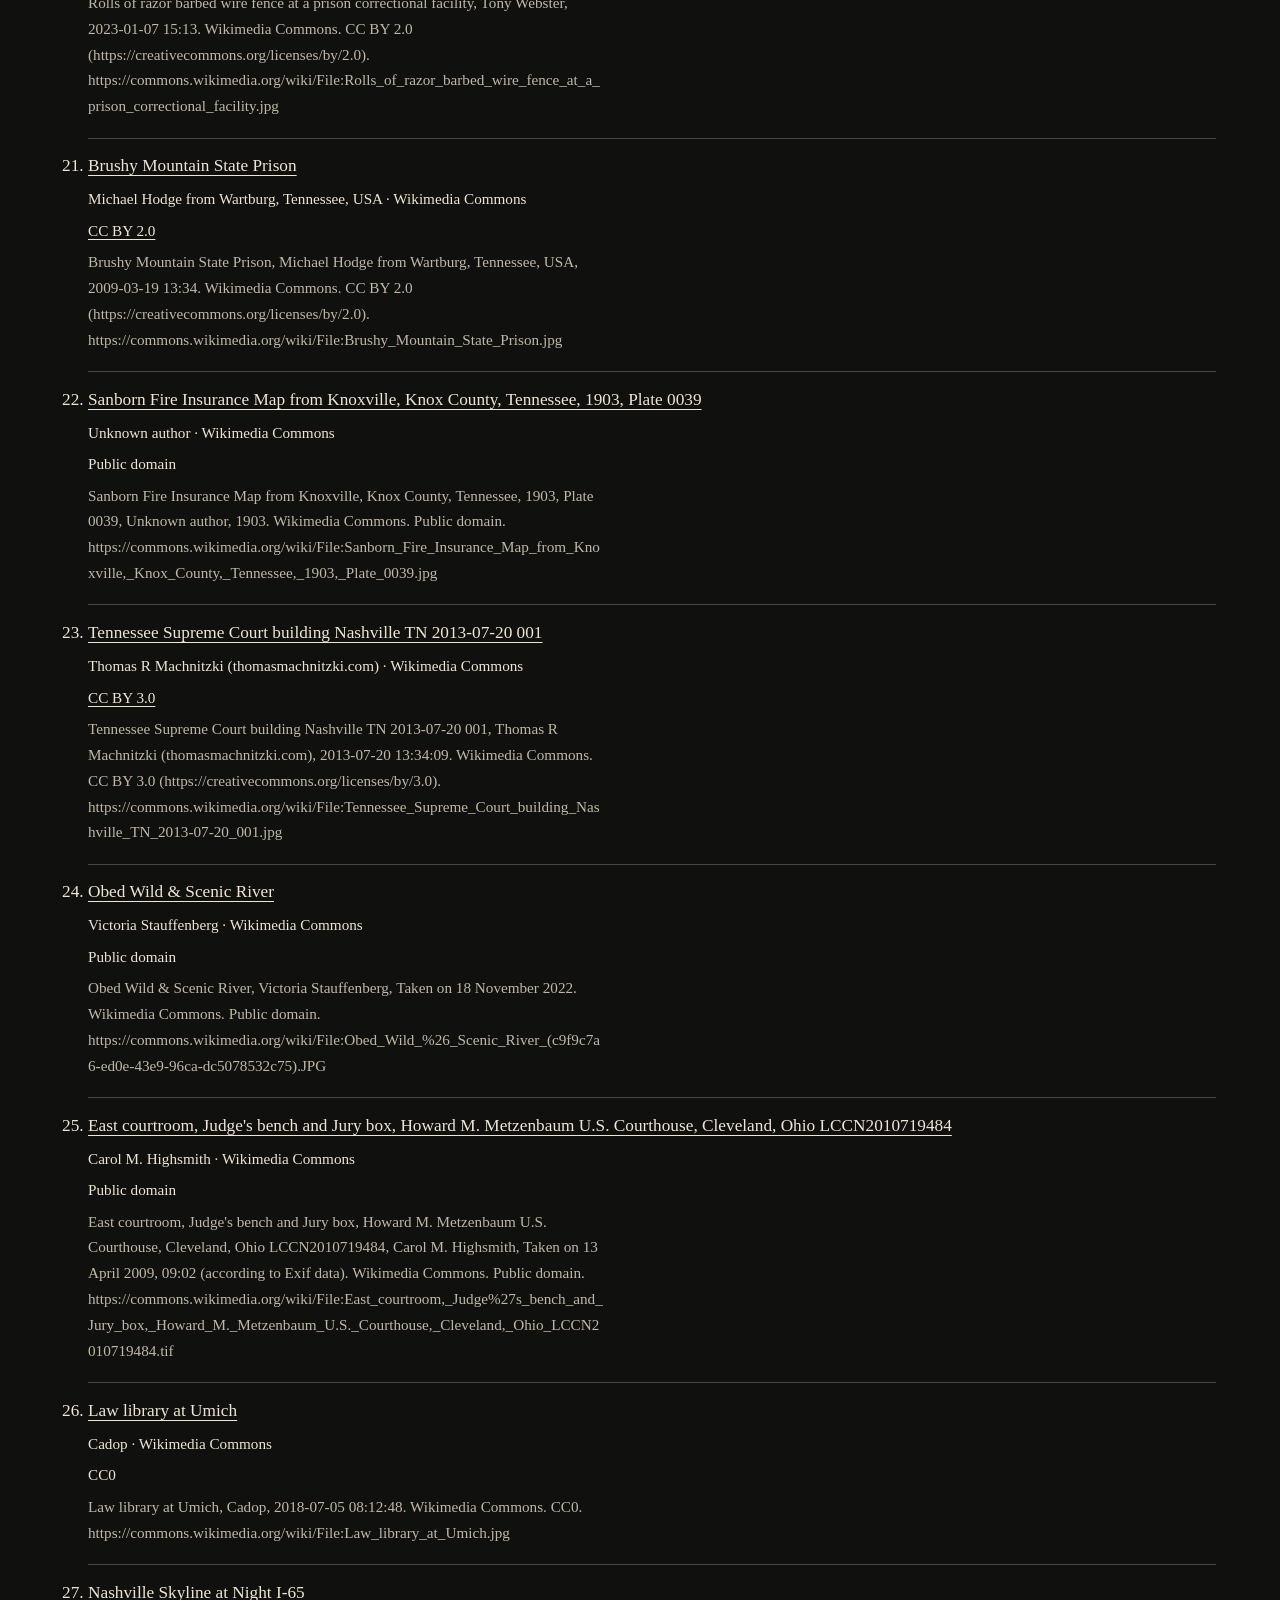
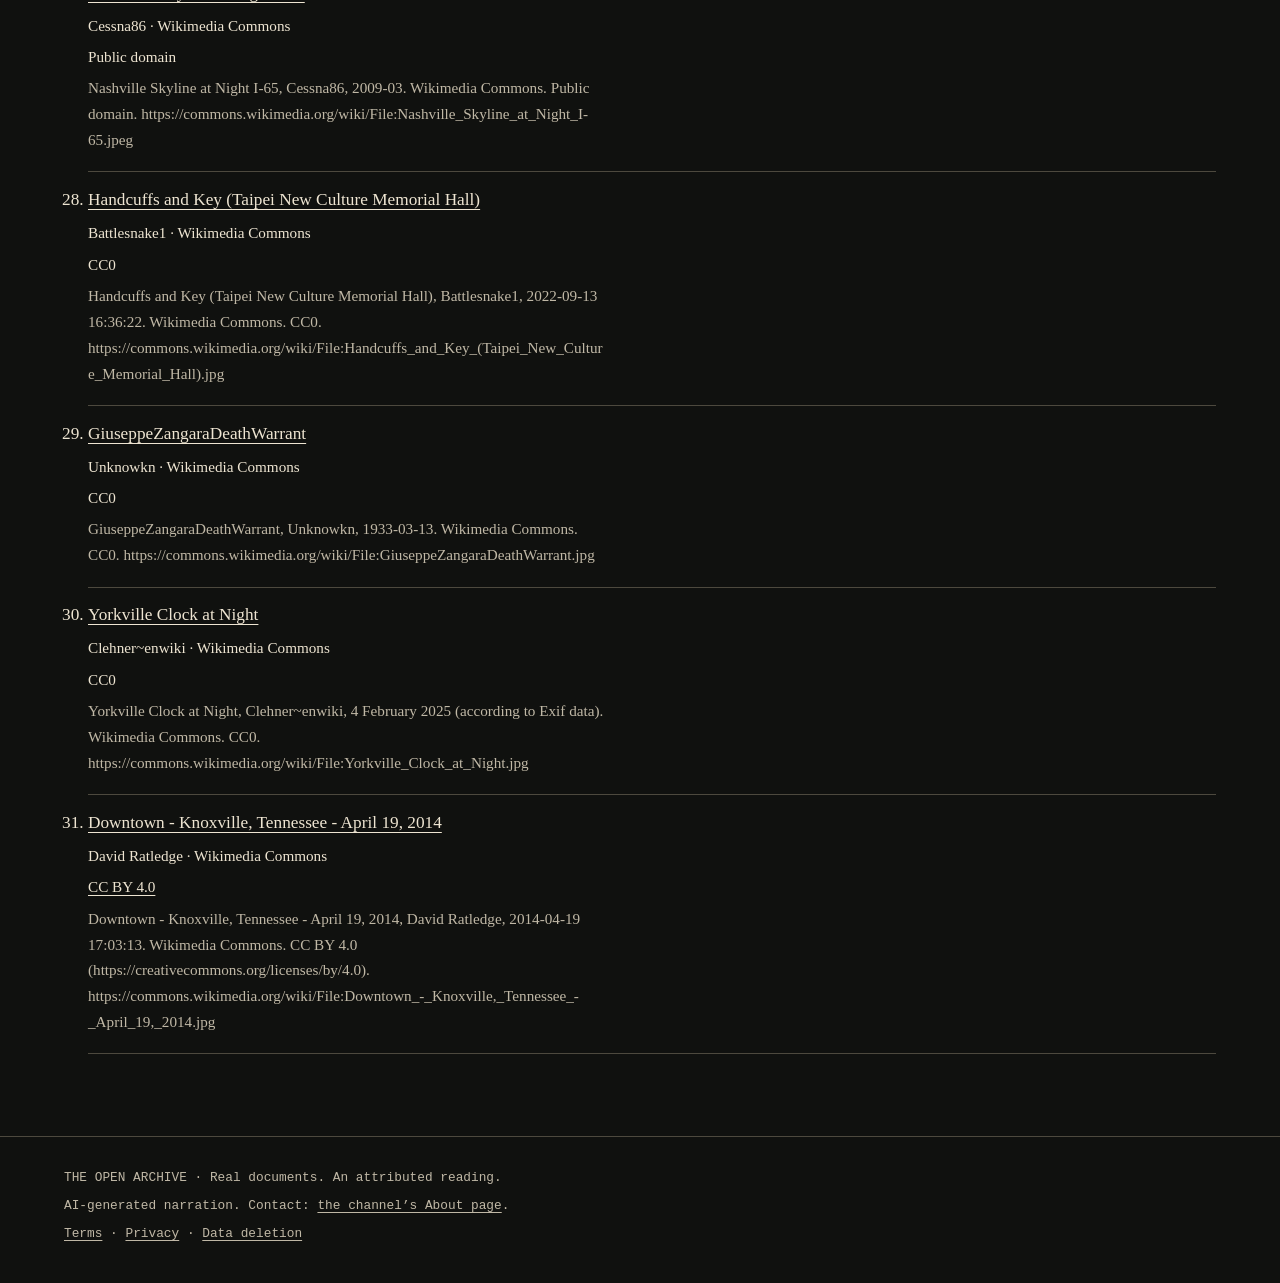
<file: films/lf-202.html>
<!doctype html>
<html lang="en"><head><meta charset="utf-8">
<meta name="viewport" content="width=device-width, initial-scale=1">
<meta name="referrer" content="no-referrer">
<meta http-equiv="Content-Security-Policy" content="default-src 'none'; style-src 'self'; img-src 'self'; base-uri 'none'; form-action 'none'">
<meta name="description" content="The Open Archive: films, sources and documents from The Devil's Archive.">
<title>File 202: Christa Pike · The Devil’s Archive</title>
<link rel="stylesheet" href="../style.css"></head><body>
<a class="skip" href="#main">Skip to content</a>
<header><div class="shell masthead"><a class="brand" href="../index.html">THE DEVIL’S ARCHIVE</a>
<nav aria-label="Main navigation"><a href="../index.html#files">The files</a>
<a href="https://www.youtube.com/channel/UCchoIui1OLlx9KOBnQTGd3Q" rel="noreferrer">YouTube</a><a href="../privacy.html">Privacy</a><a href="../terms.html">Terms</a></nav></div></header>
<main id="main" class="shell" tabindex="-1"><article><div class="hero"><p class="eyebrow">The Open Archive / File 202</p>
<h1>File 202: Christa Pike</h1><p class="meta">Published <time datetime="2026-10-03T05:44:27+00:00">03 October 2026</time> · Europe/Copenhagen</p>
<p class="lead">A film about Christa Pike (1995), following the sources registered for this file.</p>
<a class="button" href="https://www.youtube.com/watch?v=MsVTq6_BpB8" rel="noreferrer">Watch the film on YouTube ↗</a></div>
<aside class="notice" aria-label="Editorial distinction"><p><strong>The Archivist’s read</strong> is an
attributed interpretation, not an established fact. Speculation must remain labelled as speculation.
An allegation in a document is not proof that it happened. A named living person is not presented as
responsible for conduct for which they have not been convicted.</p></aside>
<h2>Document pages</h2><p>No document page images are reproduced for this file. Consult the linked sources below.</p><h2>Sources</h2>
<p>The film’s source register. A link does not grant permission to reproduce its contents.
Where no reuse licence is recorded, this archive provides a reference only.</p><ol class="sources"><li><a href="https://caselaw.findlaw.com/court/tn-supreme-court/1130311.html" rel="noreferrer">State v. Pike, 978 S.W.2d 904 (Tenn. 1998) FindLaw</a><p>Supreme Court of Tennessee</p><p>Licence not recorded — link only</p></li><li><a href="https://caselaw.findlaw.com/court/us-6th-circuit/2016144.html" rel="noreferrer">Pike v. Gross, 936 F.3d 372 (6th Cir. 2019)</a><p>United States Court of Appeals for the Sixth Circuit</p><p>Licence not recorded — link only</p></li><li><a href="https://caselaw.findlaw.com/court/tn-supreme-court/1085625.html" rel="noreferrer">Pike v. State (Tenn. 2005) post-conviction</a><p>Supreme Court of Tennessee</p><p>Licence not recorded — link only</p></li><li><a href="https://www.law.cornell.edu/supremecourt/text/26A428" rel="noreferrer">Nelsen v. Pike, 26A428</a><p>Supreme Court of the United States</p><p>Licence not recorded — link only</p></li><li><a href="https://nashvillebanner.com/2026/09/30/christa-pike-failed-execution-tennessee-pentobarbital/" rel="noreferrer">Christa Pike survives botched lethal injection attempt</a><p>Mikeie Honda Reiland, Steven Hale</p><p>Licence not recorded — link only</p></li><li><a href="https://www.npr.org/2026/10/01/nx-s1-5986822/tennessee-governor-halts-executions" rel="noreferrer">Tennessee governor halts executions after Christa Gail Pike survives lethal injection</a><p>Associated Press, via NPR</p><p>Licence not recorded — link only</p></li><li><a href="https://www.npr.org/2026/09/29/g-s1-145408/tennessee-woman-execution" rel="noreferrer">Tennessee is set to execute a woman for the first time in 200 years</a><p>Associated Press, via NPR</p><p>Licence not recorded — link only</p></li><li><a href="https://nashvillebanner.com/2026/09/14/christa-pike-colleen-slemmer-tennessee-death-row/" rel="noreferrer">As Christa Pike execution draws near (Nashville Banner)</a><p>Steven Hale</p><p>Licence not recorded — link only</p></li><li><a href="https://www.wvlt.tv/2026/09/29/tennessee-plans-execute-woman-murder-uts-campus-heres-what-we-know-about-victim/" rel="noreferrer">What we know about the victim (WVLT)</a><p>WVLT</p><p>Licence not recorded — link only</p></li><li><a href="https://www.tn.gov/correction/about-us/executions/women-on-death-row.html" rel="noreferrer">Women on Death Row (TDOC)</a><p>Tennessee Department of Correction</p><p>Licence not recorded — link only</p></li><li><a href="https://www.tn.gov/correction/news/2026/9/30/media-advisory--christa-pike--261368.html" rel="noreferrer">Media Advisory: Christa Pike (TDOC, 30 Sept 2026)</a><p>Tennessee Department of Correction</p><p>Licence not recorded — link only</p></li><li><a href="https://deathpenaltyinfo.org/tennessees-execution-of-christa-pike-would-make-her-the-first-woman-to-be-executed-in-the-state-in-over-200-years" rel="noreferrer">Execution of Christa Pike Would Make Her First Woman in 200 Years (DPIC)</a><p>Death Penalty Information Center</p><p>Licence not recorded — link only</p></li><li><a href="https://deathpenaltyinfo.org/tag/christa-pike" rel="noreferrer">Christa Pike (DPIC tag)</a><p>Death Penalty Information Center</p><p>Licence not recorded — link only</p></li><li><a href="https://www.chattanoogan.com/2026/9/28/523947/Governor-Bill-Lee-Refuses-Clemency-For.aspx" rel="noreferrer">Governor Bill Lee Refuses Clemency (Chattanoogan)</a><p>Chattanoogan.com</p><p>Licence not recorded — link only</p></li><li><a href="https://abcnews.com/US/execution-lone-woman-tennessees-death-row-paused-federal/story?id=136893331" rel="noreferrer">Christa Pike in critical condition receiving life-saving medical care after botched execution, attorneys say</a><p>ABC News</p><p>Licence not recorded — link only</p></li><li><a href="https://abcnews.com/US/mother-christa-pikes-victim-speaks-botched-execution-broke/story?id=136950906" rel="noreferrer">Mother of Christa Pike&#x27;s victim speaks out following botched execution</a><p>ABC News</p><p>Licence not recorded — link only</p></li><li><a href="https://www.news4jax.com/news/local/2026/10/02/an-orange-park-mother-waited-30-years-for-justice-tennessees-botched-execution-denied-her-again/" rel="noreferrer">An Orange Park mother waited 30 years (News4JAX)</a><p>Staci Spanos</p><p>Licence not recorded — link only</p></li><li><a href="https://www.cnn.com/2026/10/01/us/christa-pike-execution-tennessee" rel="noreferrer">Christa Pike survived her execution. What happened?</a><p>Dakin Andone, Eric Levenson</p><p>Licence not recorded — link only</p></li><li><a href="https://www.nbcnews.com/news/us-news/-was-mess-tennessee-fails-execute-inmate-2-lethal-injections-rcna600863" rel="noreferrer">It was a mess: Tennessee fails to execute woman after 2 lethal injections</a><p>NBC News</p><p>Licence not recorded — link only</p></li><li><a href="https://www.nbcnews.com/news/us-news/christa-pike-critical-condition-failed-execution-tennessee-lawyers-say-rcna600992" rel="noreferrer">Christa Pike is in critical condition after failed execution in Tennessee, her lawyers say</a><p>NBC News</p><p>Licence not recorded — link only</p></li><li><a href="https://www.nbcnews.com/news/us-news/christa-pike-unconscious-ventilator-nashville-hospital-lawyers-say-rcna601195" rel="noreferrer">Christa Pike unconscious, on ventilator at Nashville hospital, her lawyers say</a><p>NBC News</p><p>Licence not recorded — link only</p></li><li><a href="https://www.yahoo.com/news/us/article/tennessee-death-row-inmate-christa-pike-survives-2-doses-of-execution-drugs-081613268.html" rel="noreferrer">Christa Pike in critical condition after surviving execution by 2 lethal injections, attorney says</a><p>Yahoo News</p><p>Licence not recorded — link only</p></li><li><a href="https://www.newschannel5.com/news/christa-pike-remains-critical-after-failed-execution-witnesses-say-key-moments-were-hidden-from-view" rel="noreferrer">Christa Pike remains critical after failed execution; witnesses say key moments were hidden from view</a><p>NewsChannel 5 (WTVF)</p><p>Licence not recorded — link only</p></li><li><a href="https://www.newschannel5.com/news/tdoc-says-it-had-no-choice-during-christa-pikes-botched-execution-its-own-protocol-may-say-otherwise" rel="noreferrer">TDOC says it had no choice during Christa Pike&#x27;s botched execution. Its own protocol may say otherwise.</a><p>NewsChannel 5 (WTVF)</p><p>Licence not recorded — link only</p></li><li><a href="https://www.wsmv.com/2026/10/01/christa-pikes-failed-execution-reveals-holes-tennessees-lethal-injection-protocol-heres-why-prison-staff-couldnt-have-been-prepared/" rel="noreferrer">How lethal injections work in Tennessee (WSMV)</a><p>WSMV</p><p>Licence not recorded — link only</p></li><li><a href="https://deathpenaltyinfo.org/news/tennessee-botches-another-execution-despite-earlier-warnings-from-attorneys-christa-pike-was-alive-hours-after-attempt-began" rel="noreferrer">Tennessee Botches Another Execution (DPIC)</a><p>Death Penalty Information Center</p><p>Licence not recorded — link only</p></li><li><a href="https://wpln.org/post/live-updates-tennessees-botched-execution-of-christa-pike/" rel="noreferrer">Live Updates: Tennessee&#x27;s botched execution of Christa Pike</a><p>WPLN Staff</p><p>Licence not recorded — link only</p></li><li><a href="https://www.yahoo.com/news/us/article/how-the-family-of-christa-pikes-victim-colleen-slemmer-reacted-to-failed-execution-its-a-mess-104309114.html" rel="noreferrer">How Slemmer&#x27;s family reacted (Yahoo)</a><p>Yahoo News</p><p>Licence not recorded — link only</p></li></ol>
<h2>Archive credits</h2><ol class="sources"><li><a href="https://commons.wikimedia.org/wiki/File:Skyline_of_Knoxville,_Tennessee,_gateway_to_the_Great_Smoky_Mountains_National_Park_(81278).jpg" rel="noreferrer">Skyline of Knoxville, Tennessee, gateway to the Great Smoky Mountains National Park (81278)</a><p>Pub. by Standard Souvenirs &amp; Novelties, Inc., Knoxville, Tenn. · Wikimedia Commons</p><p>Public domain</p><p class="caption">Skyline of Knoxville, Tennessee, gateway to the Great Smoky Mountains National Park (81278), Pub. by Standard Souvenirs &amp; Novelties, Inc., Knoxville, Tenn., between circa 1930 and circa 1945. Wikimedia Commons. Public domain. https://commons.wikimedia.org/wiki/File:Skyline_of_Knoxville,_Tennessee,_gateway_to_the_Great_Smoky_Mountains_National_Park_(81278).jpg</p></li><li><a href="https://commons.wikimedia.org/wiki/File:Forks-of-the-river-knoxville-1920-tn1.jpg" rel="noreferrer">Forks-of-the-river-knoxville-1920-tn1</a><p>uncited photographer · Wikimedia Commons</p><p>Public domain</p><p class="caption">Forks-of-the-river-knoxville-1920-tn1, uncited photographer, first published 1921. Wikimedia Commons. Public domain. https://commons.wikimedia.org/wiki/File:Forks-of-the-river-knoxville-1920-tn1.jpg</p></li><li><a href="https://commons.wikimedia.org/wiki/File:County_Bridge_over_Tennessee_River,_Knoxville,_Tenn_(NYPL_b12647398-66305).tiff" rel="noreferrer">County Bridge over Tennessee River, Knoxville, Tenn (NYPL b12647398-66305)</a><p>Detroit Publishing Company · Wikimedia Commons</p><p>Public domain</p><p class="caption">County Bridge over Tennessee River, Knoxville, Tenn (NYPL b12647398-66305), Detroit Publishing Company, after 1898. Wikimedia Commons. Public domain. https://commons.wikimedia.org/wiki/File:County_Bridge_over_Tennessee_River,_Knoxville,_Tenn_(NYPL_b12647398-66305).tiff</p></li><li><a href="https://commons.wikimedia.org/wiki/File:McCord_Hall_at_University_of_Tennessee,_Knoxville,_Tenn_(83059).jpg" rel="noreferrer">McCord Hall at University of Tennessee, Knoxville, Tenn (83059)</a><p>Pub. by Standard Souvenirs &amp; Novelties, Inc., Knoxville, Tenn. · Wikimedia Commons</p><p>Public domain</p><p class="caption">McCord Hall at University of Tennessee, Knoxville, Tenn (83059), Pub. by Standard Souvenirs &amp; Novelties, Inc., Knoxville, Tenn., between circa 1930 and circa 1945. Wikimedia Commons. Public domain. https://commons.wikimedia.org/wiki/File:McCord_Hall_at_University_of_Tennessee,_Knoxville,_Tenn_(83059).jpg</p></li><li><a href="https://commons.wikimedia.org/wiki/File:Carnegie_Library,_University_of_Tennessee,_1923.jpg" rel="noreferrer">Carnegie Library, University of Tennessee, 1923</a><p>The Tennessean · Wikimedia Commons</p><p>Public domain</p><p class="caption">Carnegie Library, University of Tennessee, 1923, The Tennessean, 06-03-1923. Wikimedia Commons. Public domain. https://commons.wikimedia.org/wiki/File:Carnegie_Library,_University_of_Tennessee,_1923.jpg</p></li><li><a href="https://commons.wikimedia.org/wiki/File:Knoxville-city-county-building-tn1.jpg" rel="noreferrer">Knoxville-city-county-building-tn1</a><p>Brian Stansberry · Wikimedia Commons</p><p><a href="https://creativecommons.org/licenses/by/3.0" rel="noreferrer">CC BY 3.0</a></p><p class="caption">Knoxville-city-county-building-tn1, Brian Stansberry, 2010-04-17. Wikimedia Commons. CC BY 3.0 (https://creativecommons.org/licenses/by/3.0). https://commons.wikimedia.org/wiki/File:Knoxville-city-county-building-tn1.jpg</p></li><li><a href="https://commons.wikimedia.org/wiki/File:Knoxville-south-waterfront-night-tn1.jpg" rel="noreferrer">Knoxville-south-waterfront-night-tn1</a><p>Brian Stansberry · Wikimedia Commons</p><p><a href="https://creativecommons.org/licenses/by/3.0" rel="noreferrer">CC BY 3.0</a></p><p class="caption">Knoxville-south-waterfront-night-tn1, Brian Stansberry, 2011-12-26. Wikimedia Commons. CC BY 3.0 (https://creativecommons.org/licenses/by/3.0). https://commons.wikimedia.org/wiki/File:Knoxville-south-waterfront-night-tn1.jpg</p></li><li><a href="https://commons.wikimedia.org/wiki/File:Knoxville-sunset-from-Gay-Street-bridge-tn1.jpg" rel="noreferrer">Knoxville-sunset-from-Gay-Street-bridge-tn1</a><p>Brian Stansberry · Wikimedia Commons</p><p><a href="https://creativecommons.org/licenses/by/4.0" rel="noreferrer">CC BY 4.0</a></p><p class="caption">Knoxville-sunset-from-Gay-Street-bridge-tn1, Brian Stansberry, 2011-12-28. Wikimedia Commons. CC BY 4.0 (https://creativecommons.org/licenses/by/4.0). https://commons.wikimedia.org/wiki/File:Knoxville-sunset-from-Gay-Street-bridge-tn1.jpg</p></li><li><a href="https://commons.wikimedia.org/wiki/File:General_view,_west_side_and_south_front_at_night_-_Tennessee_State_Penitentiary,_Main_Prison,_West_End,_Centennial_Avenue,_Nashville,_Davidson_County,_TN_HABS_TENN,19-NASH,10-3.tif" rel="noreferrer">General view, west side and south front at night - Tennessee State Penitentiary, Main Prison, West End, Centennial Avenue, Nashville, Davidson County, TN</a><p>https://www.loc.gov/pictures/item/tn0035.photos.152673p · Wikimedia Commons</p><p>Public domain</p><p class="caption">General view, west side and south front at night - Tennessee State Penitentiary, Main Prison, West End, Centennial Aven…, https://www.loc.gov/pictures/item/tn0035.photos.152673p, Documentation compiled after 1933. Wikimedia Commons. Public domain. https://commons.wikimedia.org/wiki/File:General_view,_west_side_and_south_front_at_night_-_Tennessee_State_Penitentiary,_Main_Prison,_West_End,_Centennial_Avenue,_Nashville,_Davidson_County,_TN_HABS_TENN,19-NASH,10-3.tif</p></li><li><a href="https://commons.wikimedia.org/wiki/File:Detail_of_south_(principal)_entrance_-_Tennessee_State_Penitentiary,_Main_Prison,_West_End,_Centennial_Avenue,_Nashville,_Davidson_County,_TN_HABS_TENN,19-NASH,10-6.tif" rel="noreferrer">Detail of south (principal) entrance - Tennessee State Penitentiary, Main Prison, West End, Centennial Avenue, Nashville, Davidson County, TN</a><p>https://www.loc.gov/pictures/item/tn0035.photos.152676p · Wikimedia Commons</p><p>Public domain</p><p class="caption">Detail of south (principal) entrance - Tennessee State Penitentiary, Main Prison, West End, Centennial Avenue, Nashvill…, https://www.loc.gov/pictures/item/tn0035.photos.152676p, Documentation compiled after 1933. Wikimedia Commons. Public domain. https://commons.wikimedia.org/wiki/File:Detail_of_south_(principal)_entrance_-_Tennessee_State_Penitentiary,_Main_Prison,_West_End,_Centennial_Avenue,_Nashville,_Davidson_County,_TN_HABS_TENN,19-NASH,10-6.tif</p></li><li><a href="https://commons.wikimedia.org/wiki/File:Interior,_main_stairway_-_Tennessee_State_Penitentiary,_Main_Prison,_West_End,_Centennial_Avenue,_Nashville,_Davidson_County,_TN_HABS_TENN,19-NASH,10-7.tif" rel="noreferrer">Interior, main stairway - Tennessee State Penitentiary, Main Prison, West End, Centennial Avenue, Nashville, Davidson County, TN</a><p>https://www.loc.gov/pictures/item/tn0035.photos.152677p · Wikimedia Commons</p><p>Public domain</p><p class="caption">Interior, main stairway - Tennessee State Penitentiary, Main Prison, West End, Centennial Avenue, Nashville, Davidson C…, https://www.loc.gov/pictures/item/tn0035.photos.152677p, Documentation compiled after 1933. Wikimedia Commons. Public domain. https://commons.wikimedia.org/wiki/File:Interior,_main_stairway_-_Tennessee_State_Penitentiary,_Main_Prison,_West_End,_Centennial_Avenue,_Nashville,_Davidson_County,_TN_HABS_TENN,19-NASH,10-7.tif</p></li><li><a href="https://commons.wikimedia.org/wiki/File:Tennessee_State_Capitol_2009.jpg" rel="noreferrer">Tennessee State Capitol 2009</a><p>Kaldari · Wikimedia Commons</p><p>Public domain</p><p class="caption">Tennessee State Capitol 2009, Kaldari, 2009-02-22. Wikimedia Commons. Public domain. https://commons.wikimedia.org/wiki/File:Tennessee_State_Capitol_2009.jpg</p></li><li><a href="https://commons.wikimedia.org/wiki/File:Interior_view,_cell_block_fifteen_(Death_Row)_-_Eastern_State_Penitentiary,_2125_Fairmount_Avenue,_Philadelphia,_Philadelphia_County,_PA_HABS_PA,51-PHILA,354-100.tif" rel="noreferrer">Interior view, cell block fifteen (Death Row) - Eastern State Penitentiary, 2125 Fairmount Avenue, Philadelphia, Philadelphia County, PA</a><p>Jack Boucher · Wikimedia Commons</p><p>Public domain</p><p class="caption">Interior view, cell block fifteen (Death Row) - Eastern State Penitentiary, 2125 Fairmount Avenue, Philadelphia, Philad…, Jack Boucher, 1998. Wikimedia Commons. Public domain. https://commons.wikimedia.org/wiki/File:Interior_view,_cell_block_fifteen_(Death_Row)_-_Eastern_State_Penitentiary,_2125_Fairmount_Avenue,_Philadelphia,_Philadelphia_County,_PA_HABS_PA,51-PHILA,354-100.tif</p></li><li><a href="https://commons.wikimedia.org/wiki/File:FIRST_FLOOR_CORRIDOR_IN_CELL_BLOCK_-_Philadelphia_County_Prison,_Tenth_Street,_Philadelphia,_Philadelphia_County,_PA_HABS_PA,51-PHILA,672-7.tif" rel="noreferrer">FIRST FLOOR CORRIDOR IN CELL BLOCK - Philadelphia County Prison, Tenth Street, Philadelphia, Philadelphia County, PA</a><p>https://www.loc.gov/pictures/item/pa1056.photos.139920p · Wikimedia Commons</p><p>Public domain</p><p class="caption">FIRST FLOOR CORRIDOR IN CELL BLOCK - Philadelphia County Prison, Tenth Street, Philadelphia, Philadelphia County, PA, https://www.loc.gov/pictures/item/pa1056.photos.139920p, Documentation compiled after 1933. Wikimedia Commons. Public domain. https://commons.wikimedia.org/wiki/File:FIRST_FLOOR_CORRIDOR_IN_CELL_BLOCK_-_Philadelphia_County_Prison,_Tenth_Street,_Philadelphia,_Philadelphia_County,_PA_HABS_PA,51-PHILA,672-7.tif</p></li><li><a href="https://commons.wikimedia.org/wiki/File:Execution_chamber,_Florida.jpg" rel="noreferrer">Execution chamber, Florida</a><p>Dept. of Corrections, Please provide photo credit to: Florida Department of Corrections/Doug Smith. · Wikimedia Commons</p><p>Public domain</p><p class="caption">Execution chamber, Florida, Dept. of Corrections, Please provide photo credit to: Florida Department of Corrections/Doug Smith., Unknown date. Wikimedia Commons. Public domain. https://commons.wikimedia.org/wiki/File:Execution_chamber,_Florida.jpg</p></li><li><a href="https://commons.wikimedia.org/wiki/File:SQ_Lethal_Injection_Room.jpg" rel="noreferrer">SQ Lethal Injection Room</a><p>CACorrections (California Department of Corrections and Rehabilitation) · Wikimedia Commons</p><p>Public domain</p><p class="caption">SQ Lethal Injection Room, CACorrections (California Department of Corrections and Rehabilitation), 2010-08-03. Wikimedia Commons. Public domain. https://commons.wikimedia.org/wiki/File:SQ_Lethal_Injection_Room.jpg</p></li><li><a href="https://commons.wikimedia.org/wiki/File:Sumatriptan_vails_100_5509.jpg" rel="noreferrer">Sumatriptan vails 100 5509</a><p>Malagent · Wikimedia Commons</p><p>Public domain</p><p class="caption">Sumatriptan vails 100 5509, Malagent, 2010-10-01. Wikimedia Commons. Public domain. https://commons.wikimedia.org/wiki/File:Sumatriptan_vails_100_5509.jpg</p></li><li><a href="https://commons.wikimedia.org/wiki/File:Columbus,_Ohio_-_Highsmith_18.jpg" rel="noreferrer">Columbus, Ohio - Highsmith 18</a><p>Carol M. Highsmith · Wikimedia Commons</p><p>Public domain</p><p class="caption">Columbus, Ohio - Highsmith 18, Carol M. Highsmith, 2016-10-11. Wikimedia Commons. Public domain. https://commons.wikimedia.org/wiki/File:Columbus,_Ohio_-_Highsmith_18.jpg</p></li><li><a href="https://commons.wikimedia.org/wiki/File:Desk_calendar_2022_July_11_-_03-53PM.jpeg" rel="noreferrer">Desk calendar 2022 July 11 - 03-53PM</a><p>Nesnad · Wikimedia Commons</p><p><a href="https://creativecommons.org/licenses/by/4.0" rel="noreferrer">CC BY 4.0</a></p><p class="caption">Desk calendar 2022 July 11 - 03-53PM, Nesnad, 2022-07-11 15:53:33. Wikimedia Commons. CC BY 4.0 (https://creativecommons.org/licenses/by/4.0). https://commons.wikimedia.org/wiki/File:Desk_calendar_2022_July_11_-_03-53PM.jpeg</p></li><li><a href="https://commons.wikimedia.org/wiki/File:Rolls_of_razor_barbed_wire_fence_at_a_prison_correctional_facility.jpg" rel="noreferrer">Rolls of razor barbed wire fence at a prison correctional facility</a><p>Tony Webster · Wikimedia Commons</p><p><a href="https://creativecommons.org/licenses/by/2.0" rel="noreferrer">CC BY 2.0</a></p><p class="caption">Rolls of razor barbed wire fence at a prison correctional facility, Tony Webster, 2023-01-07 15:13. Wikimedia Commons. CC BY 2.0 (https://creativecommons.org/licenses/by/2.0). https://commons.wikimedia.org/wiki/File:Rolls_of_razor_barbed_wire_fence_at_a_prison_correctional_facility.jpg</p></li><li><a href="https://commons.wikimedia.org/wiki/File:Brushy_Mountain_State_Prison.jpg" rel="noreferrer">Brushy Mountain State Prison</a><p>Michael Hodge from Wartburg, Tennessee, USA · Wikimedia Commons</p><p><a href="https://creativecommons.org/licenses/by/2.0" rel="noreferrer">CC BY 2.0</a></p><p class="caption">Brushy Mountain State Prison, Michael Hodge from Wartburg, Tennessee, USA, 2009-03-19 13:34. Wikimedia Commons. CC BY 2.0 (https://creativecommons.org/licenses/by/2.0). https://commons.wikimedia.org/wiki/File:Brushy_Mountain_State_Prison.jpg</p></li><li><a href="https://commons.wikimedia.org/wiki/File:Sanborn_Fire_Insurance_Map_from_Knoxville,_Knox_County,_Tennessee,_1903,_Plate_0039.jpg" rel="noreferrer">Sanborn Fire Insurance Map from Knoxville, Knox County, Tennessee, 1903, Plate 0039</a><p>Unknown author · Wikimedia Commons</p><p>Public domain</p><p class="caption">Sanborn Fire Insurance Map from Knoxville, Knox County, Tennessee, 1903, Plate 0039, Unknown author, 1903. Wikimedia Commons. Public domain. https://commons.wikimedia.org/wiki/File:Sanborn_Fire_Insurance_Map_from_Knoxville,_Knox_County,_Tennessee,_1903,_Plate_0039.jpg</p></li><li><a href="https://commons.wikimedia.org/wiki/File:Tennessee_Supreme_Court_building_Nashville_TN_2013-07-20_001.jpg" rel="noreferrer">Tennessee Supreme Court building Nashville TN 2013-07-20 001</a><p>Thomas R Machnitzki (thomasmachnitzki.com) · Wikimedia Commons</p><p><a href="https://creativecommons.org/licenses/by/3.0" rel="noreferrer">CC BY 3.0</a></p><p class="caption">Tennessee Supreme Court building Nashville TN 2013-07-20 001, Thomas R Machnitzki (thomasmachnitzki.com), 2013-07-20 13:34:09. Wikimedia Commons. CC BY 3.0 (https://creativecommons.org/licenses/by/3.0). https://commons.wikimedia.org/wiki/File:Tennessee_Supreme_Court_building_Nashville_TN_2013-07-20_001.jpg</p></li><li><a href="https://commons.wikimedia.org/wiki/File:Obed_Wild_%26_Scenic_River_(c9f9c7a6-ed0e-43e9-96ca-dc5078532c75).JPG" rel="noreferrer">Obed Wild &amp; Scenic River</a><p>Victoria Stauffenberg · Wikimedia Commons</p><p>Public domain</p><p class="caption">Obed Wild &amp; Scenic River, Victoria Stauffenberg, Taken on 18 November 2022. Wikimedia Commons. Public domain. https://commons.wikimedia.org/wiki/File:Obed_Wild_%26_Scenic_River_(c9f9c7a6-ed0e-43e9-96ca-dc5078532c75).JPG</p></li><li><a href="https://commons.wikimedia.org/wiki/File:East_courtroom,_Judge%27s_bench_and_Jury_box,_Howard_M._Metzenbaum_U.S._Courthouse,_Cleveland,_Ohio_LCCN2010719484.tif" rel="noreferrer">East courtroom, Judge&#x27;s bench and Jury box, Howard M. Metzenbaum U.S. Courthouse, Cleveland, Ohio LCCN2010719484</a><p>Carol M. Highsmith · Wikimedia Commons</p><p>Public domain</p><p class="caption">East courtroom, Judge&#x27;s bench and Jury box, Howard M. Metzenbaum U.S. Courthouse, Cleveland, Ohio LCCN2010719484, Carol M. Highsmith, Taken on 13 April 2009, 09:02 (according to Exif data). Wikimedia Commons. Public domain. https://commons.wikimedia.org/wiki/File:East_courtroom,_Judge%27s_bench_and_Jury_box,_Howard_M._Metzenbaum_U.S._Courthouse,_Cleveland,_Ohio_LCCN2010719484.tif</p></li><li><a href="https://commons.wikimedia.org/wiki/File:Law_library_at_Umich.jpg" rel="noreferrer">Law library at Umich</a><p>Cadop · Wikimedia Commons</p><p>CC0</p><p class="caption">Law library at Umich, Cadop, 2018-07-05 08:12:48. Wikimedia Commons. CC0. https://commons.wikimedia.org/wiki/File:Law_library_at_Umich.jpg</p></li><li><a href="https://commons.wikimedia.org/wiki/File:Nashville_Skyline_at_Night_I-65.jpeg" rel="noreferrer">Nashville Skyline at Night I-65</a><p>Cessna86 · Wikimedia Commons</p><p>Public domain</p><p class="caption">Nashville Skyline at Night I-65, Cessna86, 2009-03. Wikimedia Commons. Public domain. https://commons.wikimedia.org/wiki/File:Nashville_Skyline_at_Night_I-65.jpeg</p></li><li><a href="https://commons.wikimedia.org/wiki/File:Handcuffs_and_Key_(Taipei_New_Culture_Memorial_Hall).jpg" rel="noreferrer">Handcuffs and Key (Taipei New Culture Memorial Hall)</a><p>Battlesnake1 · Wikimedia Commons</p><p>CC0</p><p class="caption">Handcuffs and Key (Taipei New Culture Memorial Hall), Battlesnake1, 2022-09-13 16:36:22. Wikimedia Commons. CC0. https://commons.wikimedia.org/wiki/File:Handcuffs_and_Key_(Taipei_New_Culture_Memorial_Hall).jpg</p></li><li><a href="https://commons.wikimedia.org/wiki/File:GiuseppeZangaraDeathWarrant.jpg" rel="noreferrer">GiuseppeZangaraDeathWarrant</a><p>Unknowkn · Wikimedia Commons</p><p>CC0</p><p class="caption">GiuseppeZangaraDeathWarrant, Unknowkn, 1933-03-13. Wikimedia Commons. CC0. https://commons.wikimedia.org/wiki/File:GiuseppeZangaraDeathWarrant.jpg</p></li><li><a href="https://commons.wikimedia.org/wiki/File:Yorkville_Clock_at_Night.jpg" rel="noreferrer">Yorkville Clock at Night</a><p>Clehner~enwiki · Wikimedia Commons</p><p>CC0</p><p class="caption">Yorkville Clock at Night, Clehner~enwiki, 4 February 2025 (according to Exif data). Wikimedia Commons. CC0. https://commons.wikimedia.org/wiki/File:Yorkville_Clock_at_Night.jpg</p></li><li><a href="https://commons.wikimedia.org/wiki/File:Downtown_-_Knoxville,_Tennessee_-_April_19,_2014.jpg" rel="noreferrer">Downtown - Knoxville, Tennessee - April 19, 2014</a><p>David Ratledge · Wikimedia Commons</p><p><a href="https://creativecommons.org/licenses/by/4.0" rel="noreferrer">CC BY 4.0</a></p><p class="caption">Downtown - Knoxville, Tennessee - April 19, 2014, David Ratledge, 2014-04-19 17:03:13. Wikimedia Commons. CC BY 4.0 (https://creativecommons.org/licenses/by/4.0). https://commons.wikimedia.org/wiki/File:Downtown_-_Knoxville,_Tennessee_-_April_19,_2014.jpg</p></li></ol></article></main>
<footer><div class="shell"><p>THE OPEN ARCHIVE · Real documents. An attributed reading.</p>
<p>AI-generated narration. Contact: <a href="https://www.youtube.com/channel/UCchoIui1OLlx9KOBnQTGd3Q/about" rel="noreferrer">the channel’s About page</a>.</p>
<p><a href="../terms.html">Terms</a> · <a href="../privacy.html">Privacy</a> ·
<a href="../privacy.html#deletion">Data deletion</a></p></div></footer></body></html>
</file>
<file: style.css>
/* The Open Archive: local system fonts, no remote assets. */
:root{color-scheme:dark;--void:#10110f;--panel:#1a1b17;--bone:#eee5d2;--muted:#c0b8a6;
--rule:#4d493e;--red:#832e27;--focus:#f3d391}
*{box-sizing:border-box}html{font-size:100%}body{margin:0;background:var(--void);color:var(--bone);
font:1.08rem/1.7 Georgia,'Times New Roman',serif}a{color:inherit;text-underline-offset:.23em;
text-decoration-thickness:1px;overflow-wrap:anywhere}a:hover{text-decoration-thickness:2px}
a:focus-visible{outline:3px solid var(--focus);outline-offset:5px}p{max-width:68ch}
.shell{width:min(72rem,100% - 2.5rem);margin:auto}header{padding:1.25rem 0;border-bottom:1px solid var(--rule)}
.masthead{display:flex;justify-content:space-between;align-items:center;gap:1rem;flex-wrap:wrap}
.brand,.eyebrow,.meta,nav,footer{font-family:'Courier New',Courier,monospace}.brand{font-size:.9rem;
letter-spacing:.06em;font-weight:bold;text-decoration:none}nav{display:flex;flex-wrap:wrap;gap:.3rem 1.25rem;
font-size:.9rem}nav a{display:inline-flex;align-items:center;min-height:44px}.skip{position:absolute;
top:-10rem;left:1rem;background:var(--bone);color:var(--void);padding:.7rem;z-index:2}.skip:focus{top:1rem}
main{min-height:60vh;padding:3rem 0 4rem}.hero{padding:1rem 0 2rem;border-bottom:3px solid var(--red);
margin-bottom:2.5rem}.eyebrow{text-transform:uppercase;letter-spacing:.14em;font-size:.8rem;color:var(--muted)}
h1,h2,h3{font-weight:normal;line-height:1.15;text-wrap:balance}h1{font-size:clamp(2.3rem,8vw,4.6rem);
letter-spacing:-.035em;margin:.65rem 0 1.2rem;max-width:20ch}h2{font-size:1.8rem;margin:2.5rem 0 1rem}
h3{font-size:1.5rem;margin:.7rem 0}.lead{font-size:1.22rem;max-width:55ch}.meta,.caption{font-size:.9rem;
color:var(--muted)}.files{list-style:none;padding:0;display:grid;gap:1rem}.file{padding:1.4rem;
background:var(--panel);border:1px solid var(--rule)}.file p:last-child{margin-bottom:0}
.button{display:inline-block;border:1px solid var(--muted);padding:.65rem 1rem;min-height:44px;
text-decoration:none;margin:.6rem 0}.notice{border-left:3px solid var(--red);padding:.2rem 1.2rem;
margin:2rem 0;color:var(--muted)}.sources{padding-left:1.5rem}.sources li{padding:.8rem 0;
border-bottom:1px solid var(--rule);overflow-wrap:anywhere}.sources p{margin:.35rem 0;font-size:.95rem}
.documents{display:grid;gap:2rem}figure{margin:0}figure img{display:block;max-width:100%;height:auto;
max-height:70rem;object-fit:contain;background:#e9dfc8}figcaption{padding:.8rem 0;max-width:68ch;
overflow-wrap:anywhere}footer{border-top:1px solid var(--rule);padding:1.5rem 0 2rem;font-size:.8rem;
color:var(--muted)}footer p{margin:.4rem 0}.prose h1{font-size:clamp(2.2rem,6vw,3.6rem)}
@media(min-width:48rem){main{padding-top:4rem}.files{grid-template-columns:1fr 1fr}.documents{
grid-template-columns:1fr 1fr}.hero{padding-bottom:3rem}}
@media(prefers-reduced-motion:reduce){*{scroll-behavior:auto}}
</file>
